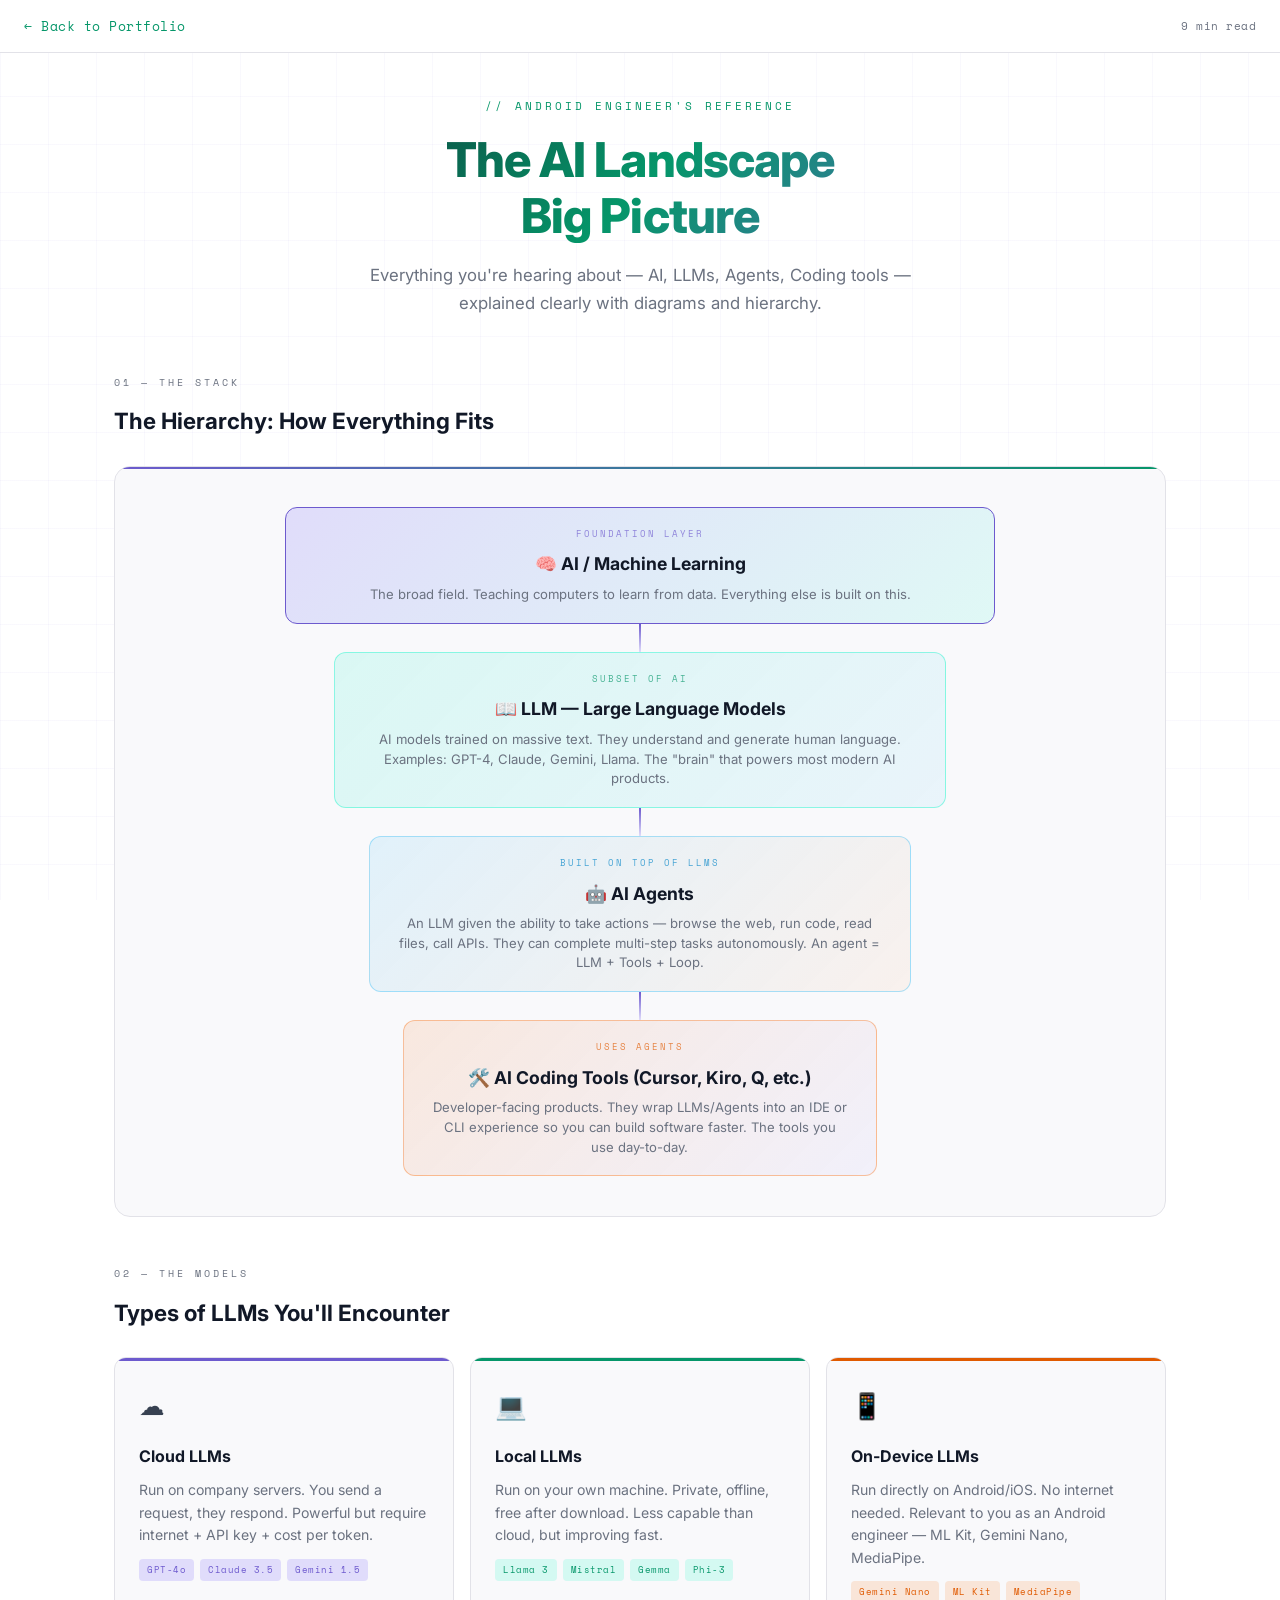
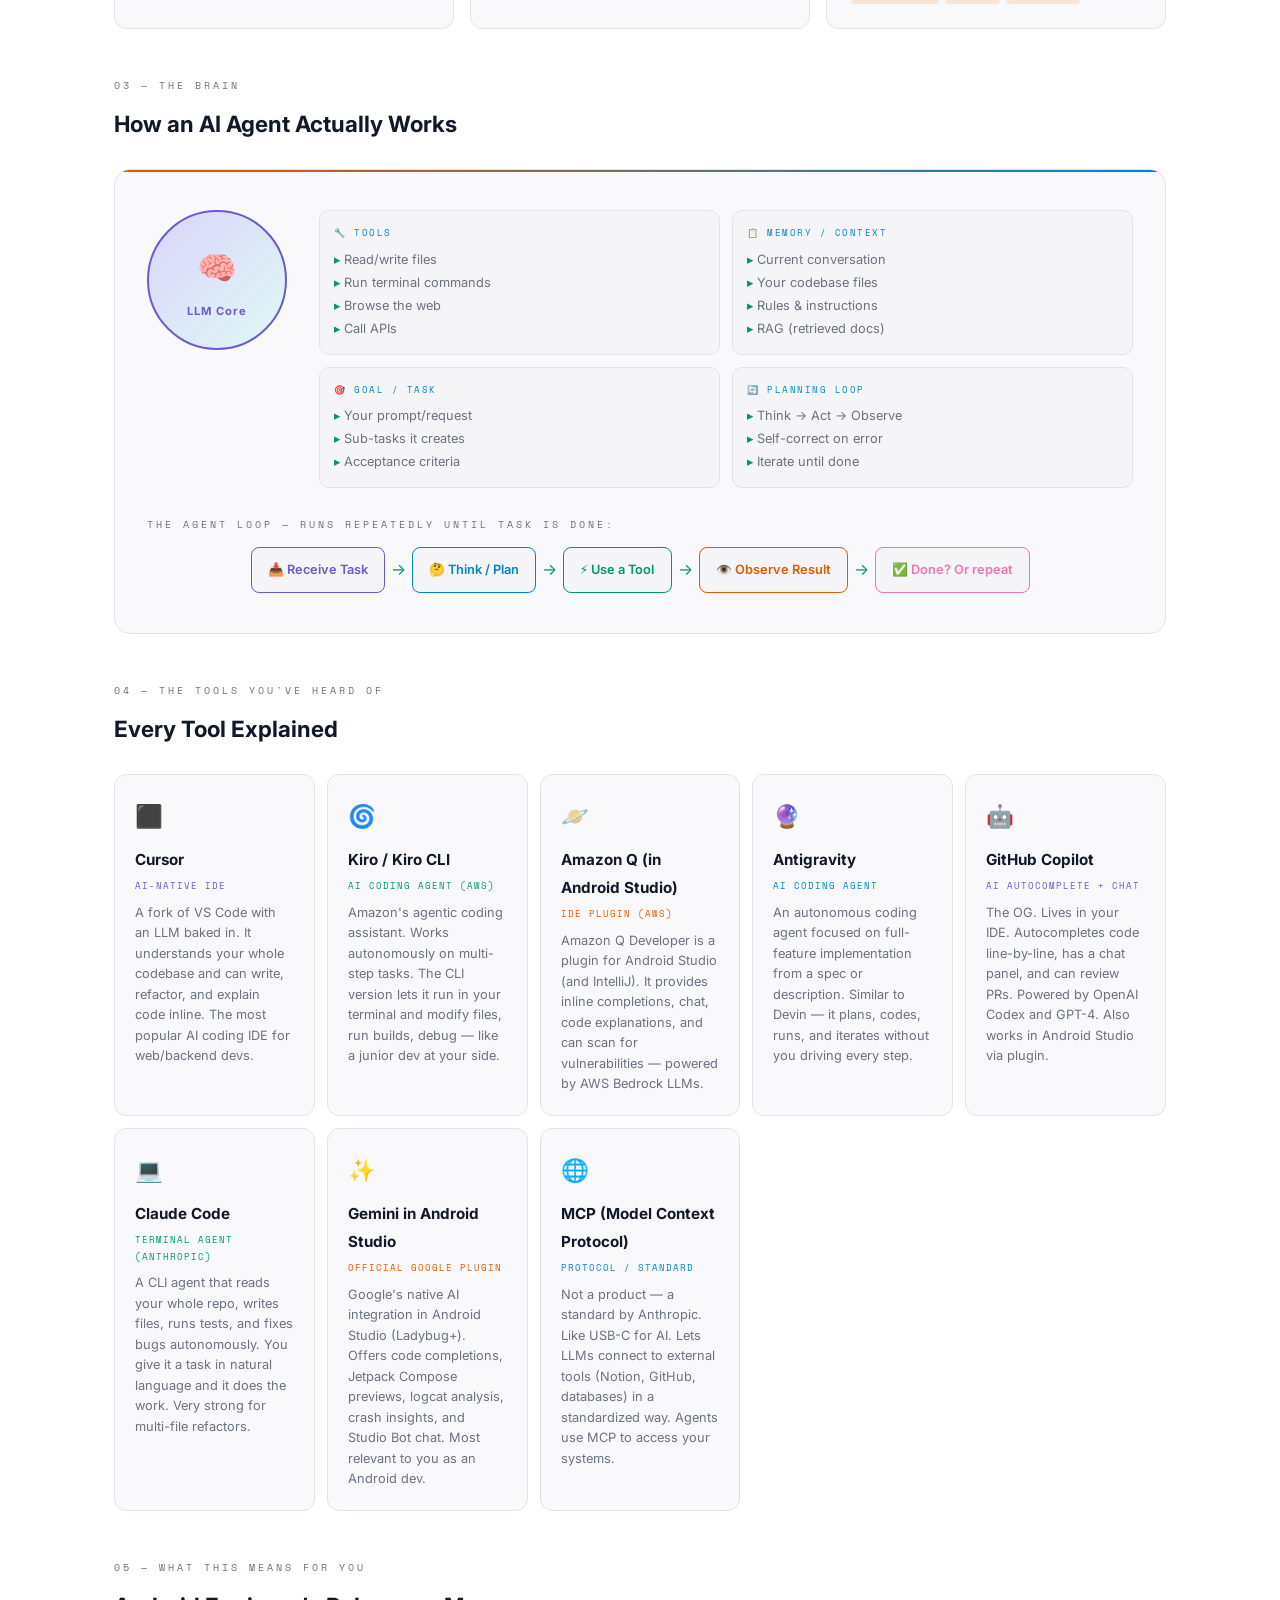
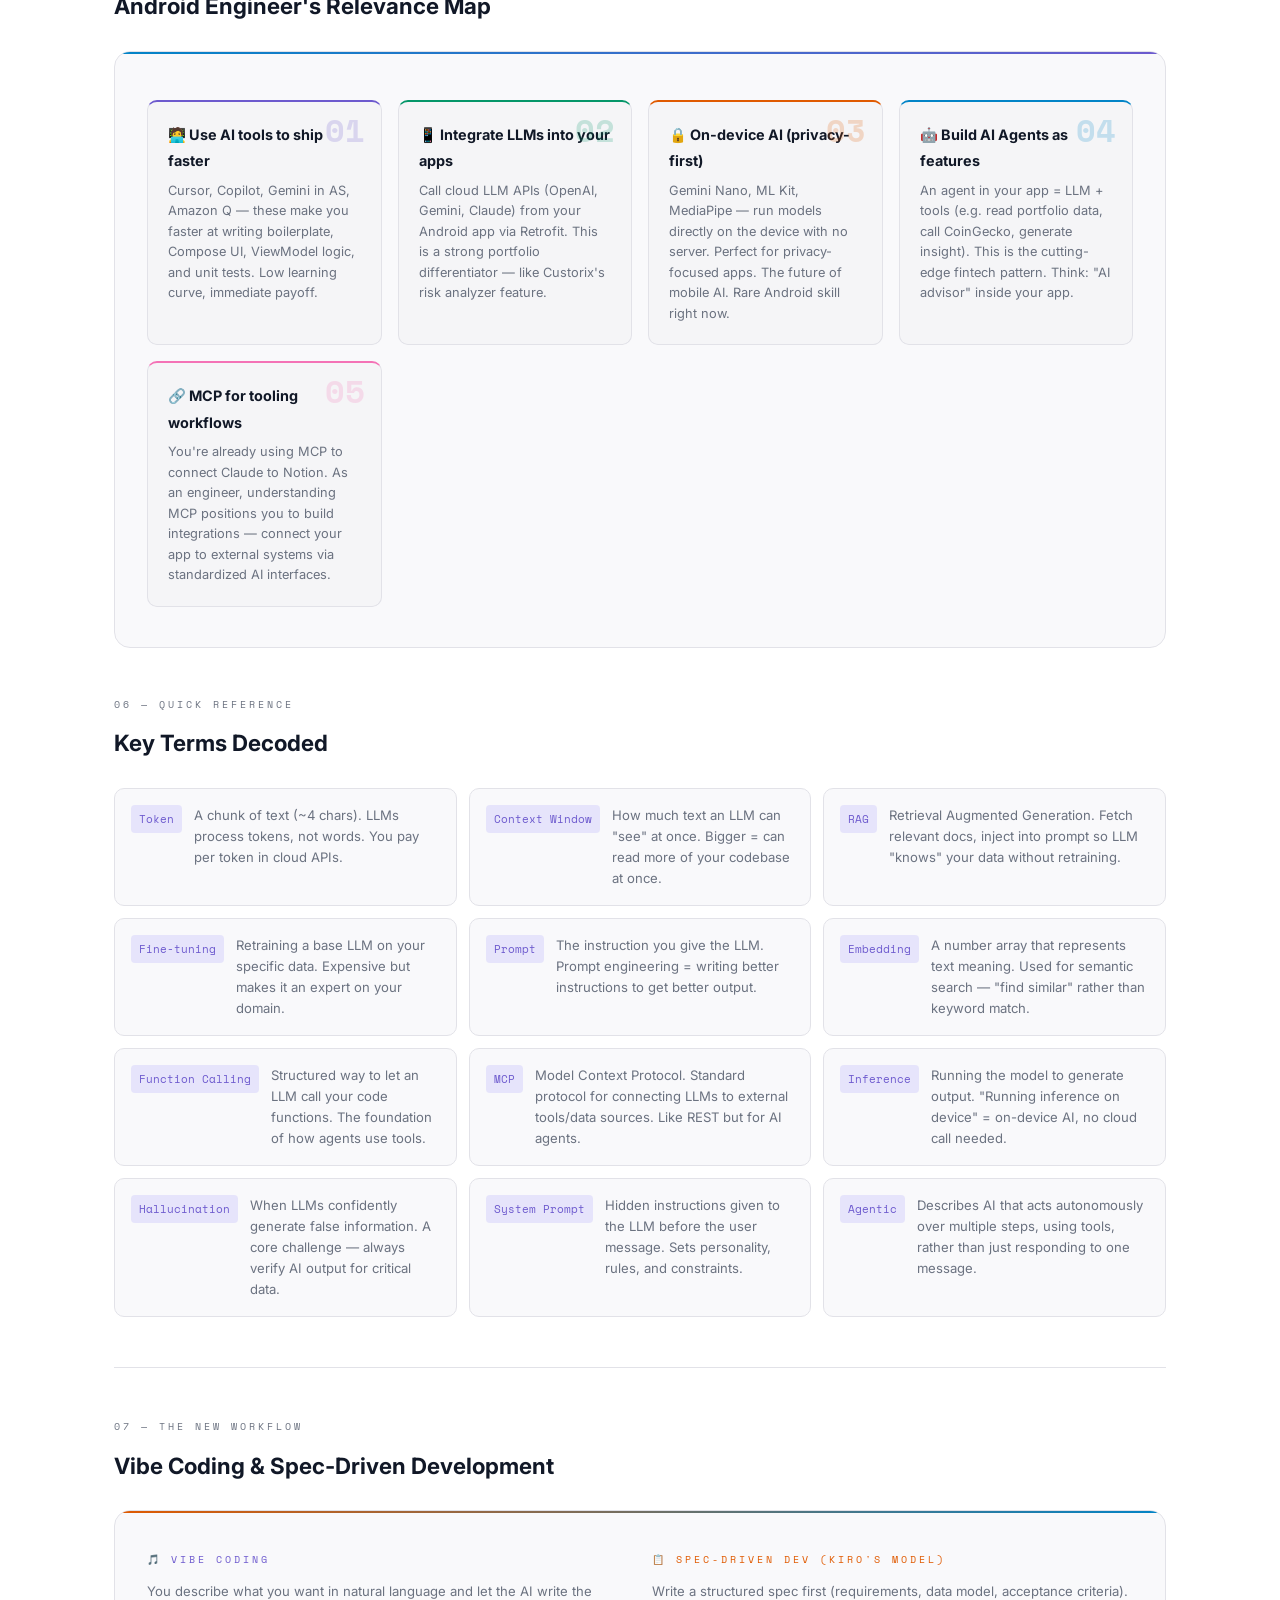
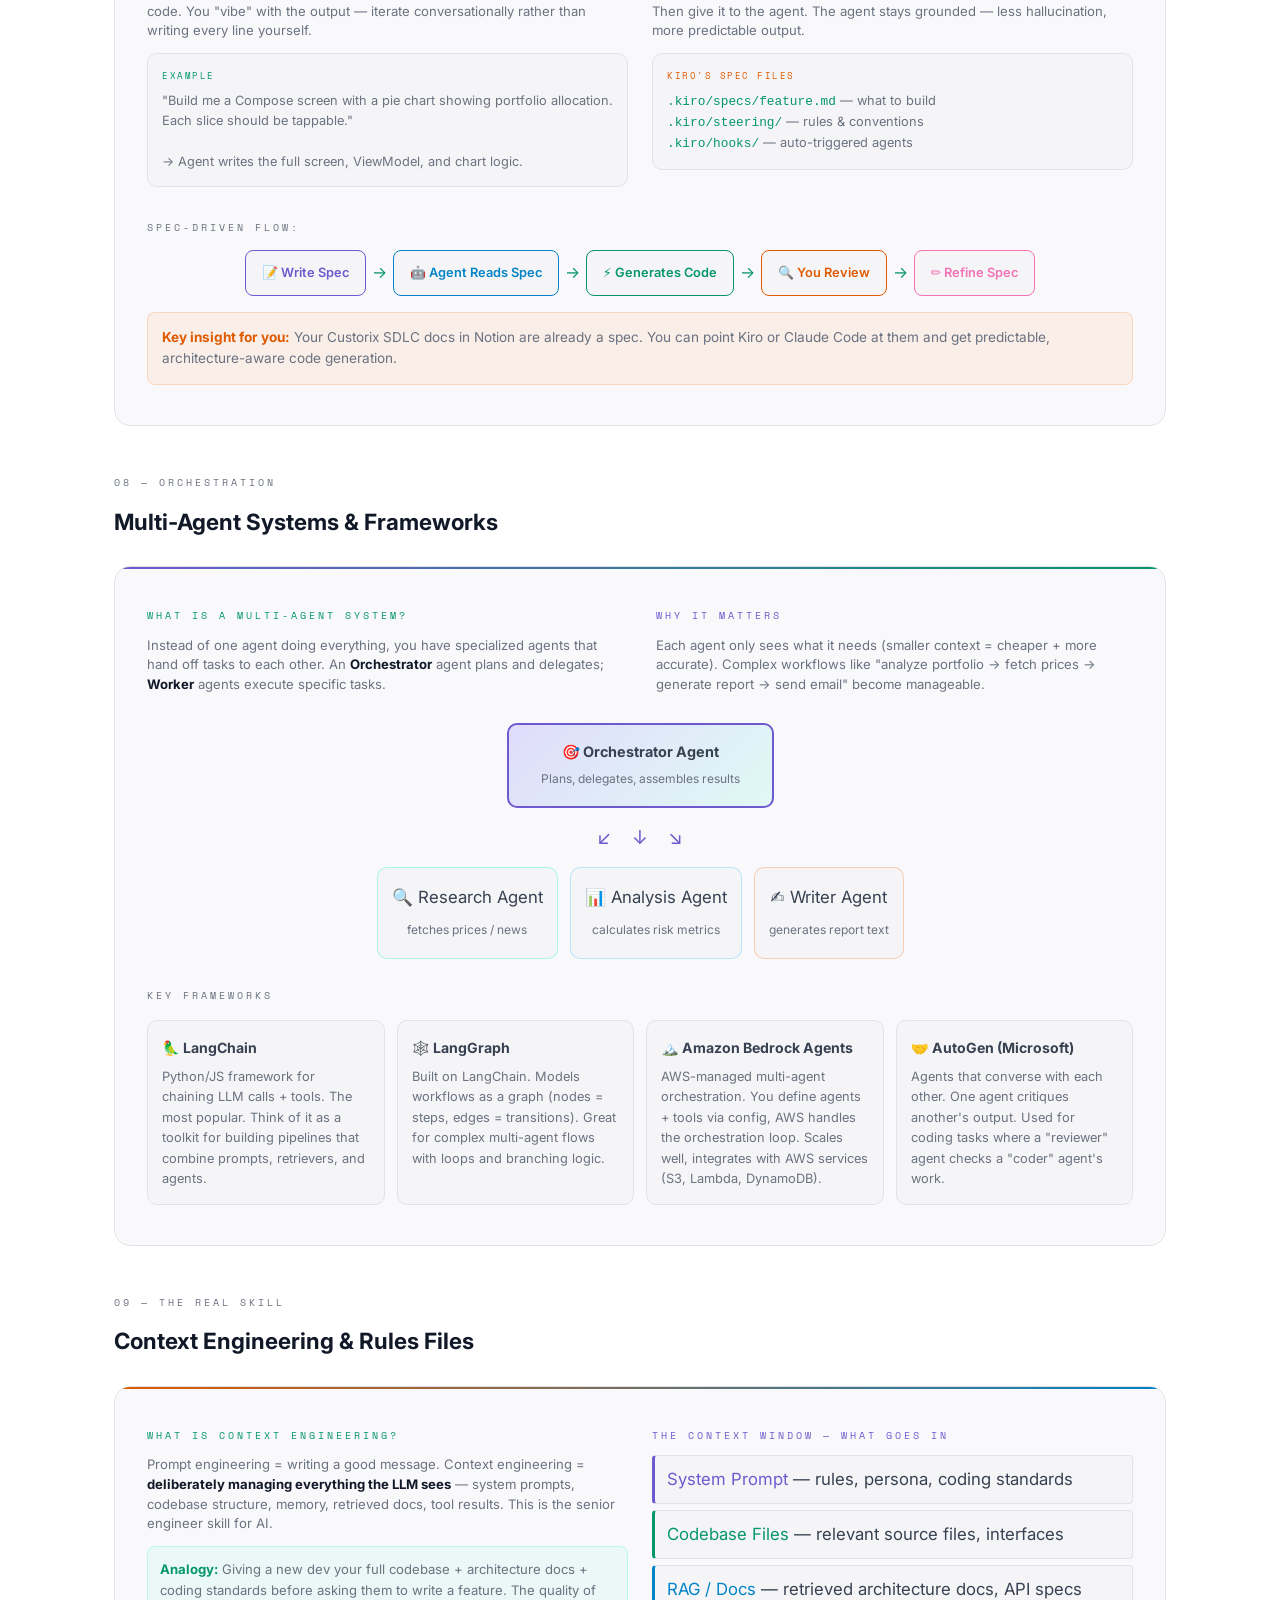
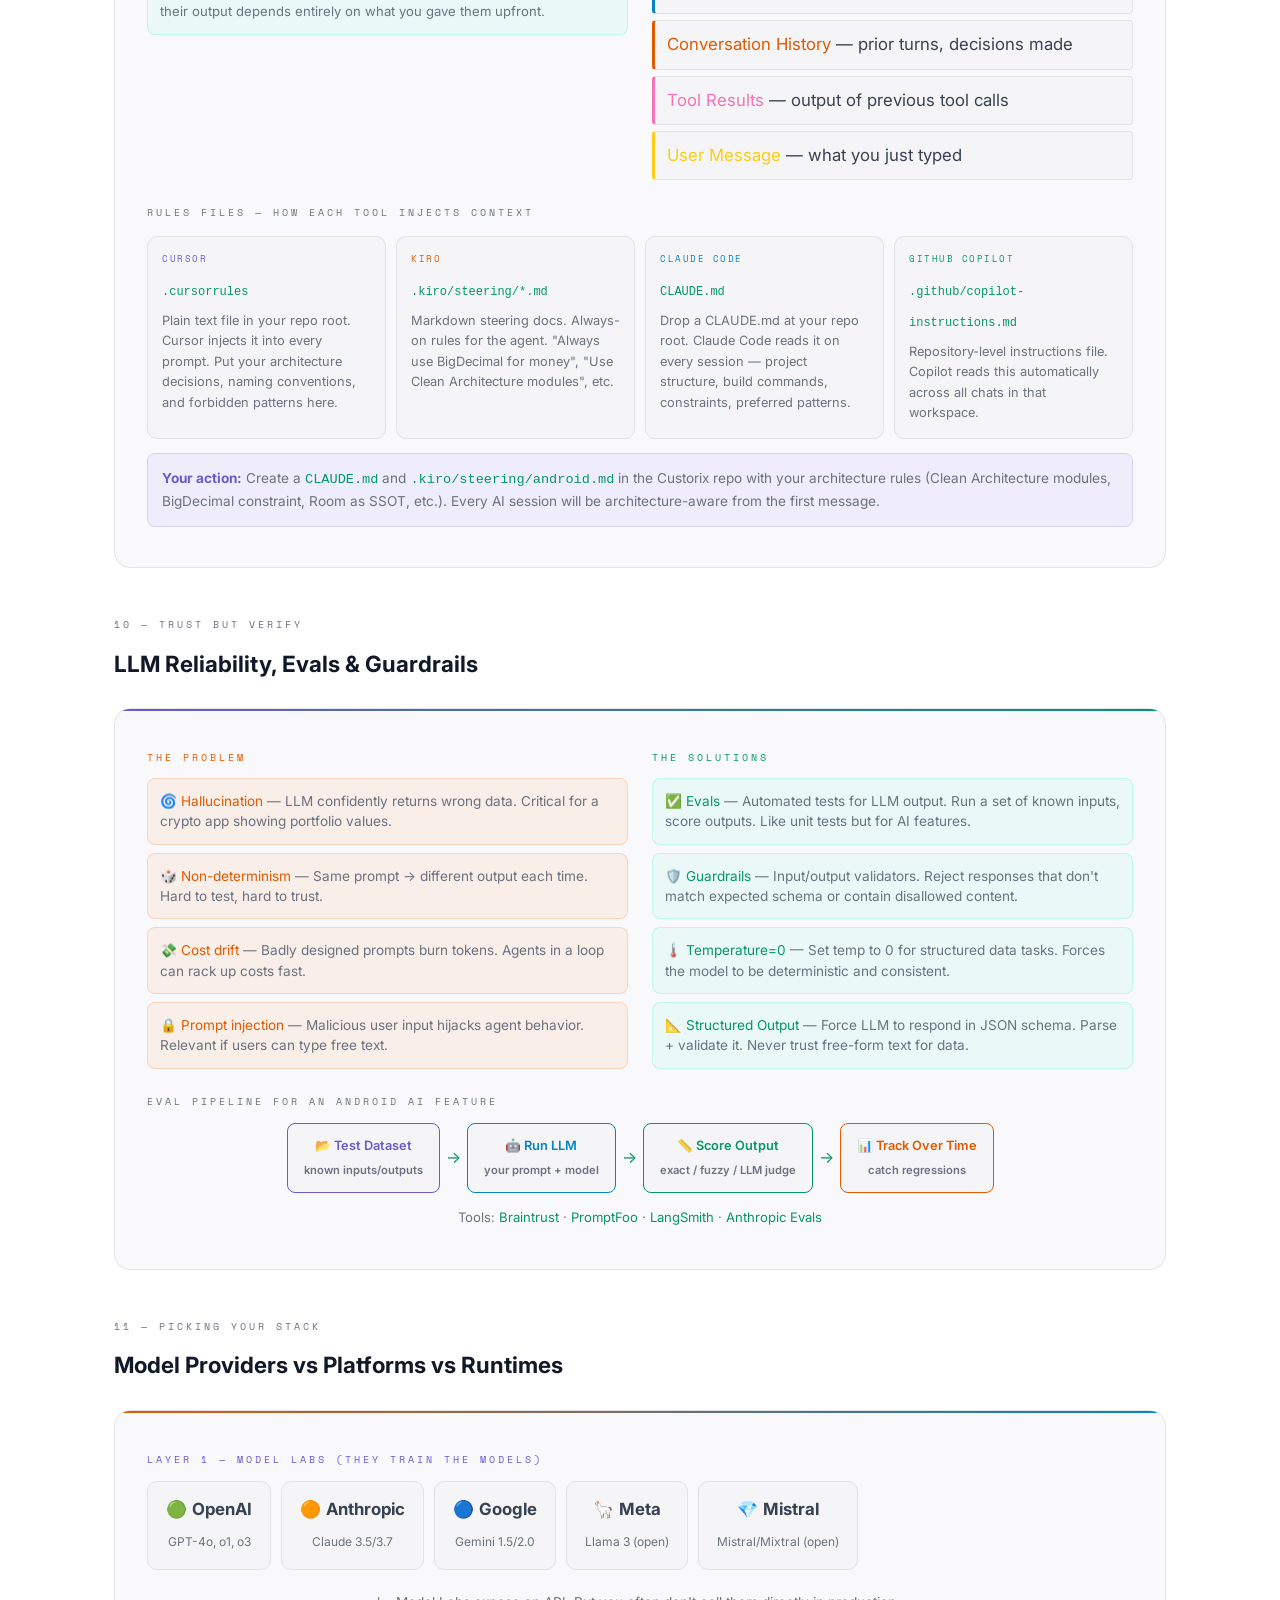
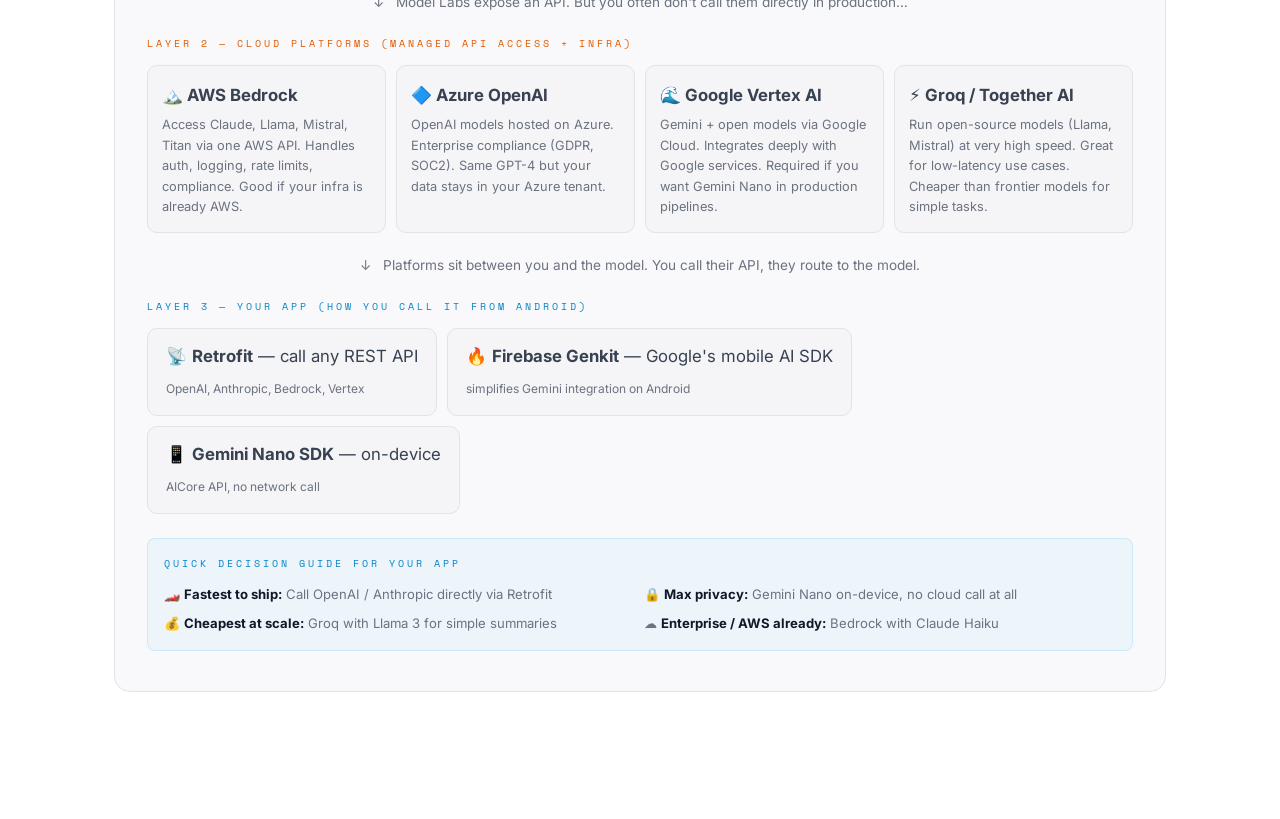
<file: blog/ai-landscape-guide.html>
<!DOCTYPE html>
<html lang="en">
<head>
<!-- Google tag (gtag.js) -->
<script async src="https://www.googletagmanager.com/gtag/js?id=G-PMTDQ32DWB"></script>
<script>
  window.dataLayer = window.dataLayer || [];
  function gtag(){dataLayer.push(arguments);}
  gtag('js', new Date());
  gtag('config', 'G-PMTDQ32DWB');
</script>
<meta charset="UTF-8">
<meta name="viewport" content="width=device-width, initial-scale=1.0">
<title>AI Landscape — Engineer's Big Picture</title>
<meta name="description" content="Everything about AI, LLMs, Agents, and Coding tools — explained clearly with diagrams and hierarchy for Android engineers.">
<link rel="stylesheet" href="../assets/css/blog.css">
</head>
<body>
<div class="page wide">

  <!-- HEADER -->
  <header class="blog-header">
    <p class="eyebrow">// Android Engineer's Reference</p>
    <h1>The AI Landscape<br>Big Picture</h1>
    <p class="subtitle">Everything you're hearing about — AI, LLMs, Agents, Coding tools — explained clearly with diagrams and hierarchy.</p>
  </header>

  <!-- SECTION 1: HIERARCHY -->
  <p class="section-label">01 — The Stack</p>
  <p class="section-title">The Hierarchy: How Everything Fits</p>

  <div class="diagram-container">
    <div class="hierarchy">

      <div class="h-box level-1">
        <div class="h-tag" style="color:var(--accent2)">Foundation Layer</div>
        <div class="h-title">🧠 AI / Machine Learning</div>
        <div class="h-desc">The broad field. Teaching computers to learn from data. Everything else is built on this.</div>
      </div>

      <div class="h-connector"></div>

      <div class="h-box level-2">
        <div class="h-tag" style="color:var(--accent1)">Subset of AI</div>
        <div class="h-title">📖 LLM — Large Language Models</div>
        <div class="h-desc">AI models trained on massive text. They understand and generate human language. Examples: GPT-4, Claude, Gemini, Llama. The "brain" that powers most modern AI products.</div>
      </div>

      <div class="h-connector"></div>

      <div class="h-box level-3">
        <div class="h-tag" style="color:var(--accent4)">Built on top of LLMs</div>
        <div class="h-title">🤖 AI Agents</div>
        <div class="h-desc">An LLM given the ability to take actions — browse the web, run code, read files, call APIs. They can complete multi-step tasks autonomously. An agent = LLM + Tools + Loop.</div>
      </div>

      <div class="h-connector"></div>

      <div class="h-box level-4">
        <div class="h-tag" style="color:var(--accent3)">Uses Agents</div>
        <div class="h-title">🛠️ AI Coding Tools (Cursor, Kiro, Q, etc.)</div>
        <div class="h-desc">Developer-facing products. They wrap LLMs/Agents into an IDE or CLI experience so you can build software faster. The tools you use day-to-day.</div>
      </div>

    </div>
  </div>

  <!-- SECTION 2: LLM TYPES -->
  <p class="section-label">02 — The Models</p>
  <p class="section-title">Types of LLMs You'll Encounter</p>

  <div class="cards-grid">
    <div class="card cloud">
      <span class="card-icon">☁️</span>
      <div class="card-title">Cloud LLMs</div>
      <div class="card-desc">Run on company servers. You send a request, they respond. Powerful but require internet + API key + cost per token.</div>
      <div class="badge-row">
        <span class="badge badge-purple">GPT-4o</span>
        <span class="badge badge-purple">Claude 3.5</span>
        <span class="badge badge-purple">Gemini 1.5</span>
      </div>
    </div>

    <div class="card local">
      <span class="card-icon">💻</span>
      <div class="card-title">Local LLMs</div>
      <div class="card-desc">Run on your own machine. Private, offline, free after download. Less capable than cloud, but improving fast.</div>
      <div class="badge-row">
        <span class="badge badge-green">Llama 3</span>
        <span class="badge badge-green">Mistral</span>
        <span class="badge badge-green">Gemma</span>
        <span class="badge badge-green">Phi-3</span>
      </div>
    </div>

    <div class="card ondevice">
      <span class="card-icon">📱</span>
      <div class="card-title">On-Device LLMs</div>
      <div class="card-desc">Run directly on Android/iOS. No internet needed. Relevant to you as an Android engineer — ML Kit, Gemini Nano, MediaPipe.</div>
      <div class="badge-row">
        <span class="badge badge-orange">Gemini Nano</span>
        <span class="badge badge-orange">ML Kit</span>
        <span class="badge badge-orange">MediaPipe</span>
      </div>
    </div>
  </div>

  <!-- SECTION 3: AGENT ANATOMY -->
  <p class="section-label">03 — The Brain</p>
  <p class="section-title">How an AI Agent Actually Works</p>

  <div class="diagram-container alt">
    <div style="display:flex; gap:32px; align-items:flex-start; flex-wrap:wrap;">
      <div class="agent-brain">
        <span class="agent-brain-icon">🧠</span>
        <div class="agent-brain-label">LLM Core</div>
      </div>

      <div class="agent-spokes">
        <div class="agent-spoke">
          <div class="spoke-title">🔧 Tools</div>
          <ul class="spoke-items">
            <li>Read/write files</li>
            <li>Run terminal commands</li>
            <li>Browse the web</li>
            <li>Call APIs</li>
          </ul>
        </div>
        <div class="agent-spoke">
          <div class="spoke-title">📋 Memory / Context</div>
          <ul class="spoke-items">
            <li>Current conversation</li>
            <li>Your codebase files</li>
            <li>Rules & instructions</li>
            <li>RAG (retrieved docs)</li>
          </ul>
        </div>
        <div class="agent-spoke">
          <div class="spoke-title">🎯 Goal / Task</div>
          <ul class="spoke-items">
            <li>Your prompt/request</li>
            <li>Sub-tasks it creates</li>
            <li>Acceptance criteria</li>
          </ul>
        </div>
        <div class="agent-spoke">
          <div class="spoke-title">🔄 Planning Loop</div>
          <ul class="spoke-items">
            <li>Think → Act → Observe</li>
            <li>Self-correct on error</li>
            <li>Iterate until done</li>
          </ul>
        </div>
      </div>
    </div>

    <div style="margin-top:28px;">
      <div class="section-label" style="margin-bottom:12px;">The Agent Loop — runs repeatedly until task is done:</div>
      <div class="loop-diagram">
        <div class="loop-step" style="border-color:var(--accent2); color:var(--accent2)">📥 Receive Task</div>
        <div class="loop-arrow">→</div>
        <div class="loop-step" style="border-color:var(--accent4); color:var(--accent4)">🤔 Think / Plan</div>
        <div class="loop-arrow">→</div>
        <div class="loop-step" style="border-color:var(--accent1); color:var(--accent1)">⚡ Use a Tool</div>
        <div class="loop-arrow">→</div>
        <div class="loop-step" style="border-color:var(--accent3); color:var(--accent3)">👁️ Observe Result</div>
        <div class="loop-arrow">→</div>
        <div class="loop-step" style="border-color:#f472b6; color:#f472b6">✅ Done? Or repeat</div>
      </div>
    </div>
  </div>

  <!-- SECTION 4: YOUR TOOLS EXPLAINED -->
  <div class="tools-section" style="margin-bottom:48px;">
    <p class="section-label">04 — The Tools You've Heard Of</p>
    <p class="section-title">Every Tool Explained</p>

    <div class="tools-grid">
      <div class="tool-card ide">
        <span class="tool-logo">⬛</span>
        <div class="tool-name">Cursor</div>
        <div class="tool-category ide">AI-Native IDE</div>
        <div class="tool-desc">A fork of VS Code with an LLM baked in. It understands your whole codebase and can write, refactor, and explain code inline. The most popular AI coding IDE for web/backend devs.</div>
      </div>

      <div class="tool-card agent">
        <span class="tool-logo">🌀</span>
        <div class="tool-name">Kiro / Kiro CLI</div>
        <div class="tool-category agent">AI Coding Agent (AWS)</div>
        <div class="tool-desc">Amazon's agentic coding assistant. Works autonomously on multi-step tasks. The CLI version lets it run in your terminal and modify files, run builds, debug — like a junior dev at your side.</div>
      </div>

      <div class="tool-card llm">
        <span class="tool-logo">🪐</span>
        <div class="tool-name">Amazon Q (in Android Studio)</div>
        <div class="tool-category llm-label">IDE Plugin (AWS)</div>
        <div class="tool-desc">Amazon Q Developer is a plugin for Android Studio (and IntelliJ). It provides inline completions, chat, code explanations, and can scan for vulnerabilities — powered by AWS Bedrock LLMs.</div>
      </div>

      <div class="tool-card mobile">
        <span class="tool-logo">🔮</span>
        <div class="tool-name">Antigravity</div>
        <div class="tool-category mobile">AI Coding Agent</div>
        <div class="tool-desc">An autonomous coding agent focused on full-feature implementation from a spec or description. Similar to Devin — it plans, codes, runs, and iterates without you driving every step.</div>
      </div>

      <div class="tool-card ide">
        <span class="tool-logo">🤖</span>
        <div class="tool-name">GitHub Copilot</div>
        <div class="tool-category ide">AI Autocomplete + Chat</div>
        <div class="tool-desc">The OG. Lives in your IDE. Autocompletes code line-by-line, has a chat panel, and can review PRs. Powered by OpenAI Codex and GPT-4. Also works in Android Studio via plugin.</div>
      </div>

      <div class="tool-card agent">
        <span class="tool-logo">💻</span>
        <div class="tool-name">Claude Code</div>
        <div class="tool-category agent">Terminal Agent (Anthropic)</div>
        <div class="tool-desc">A CLI agent that reads your whole repo, writes files, runs tests, and fixes bugs autonomously. You give it a task in natural language and it does the work. Very strong for multi-file refactors.</div>
      </div>

      <div class="tool-card llm">
        <span class="tool-logo">✨</span>
        <div class="tool-name">Gemini in Android Studio</div>
        <div class="tool-category llm-label">Official Google Plugin</div>
        <div class="tool-desc">Google's native AI integration in Android Studio (Ladybug+). Offers code completions, Jetpack Compose previews, logcat analysis, crash insights, and Studio Bot chat. Most relevant to you as an Android dev.</div>
      </div>

      <div class="tool-card mobile">
        <span class="tool-logo">🌐</span>
        <div class="tool-name">MCP (Model Context Protocol)</div>
        <div class="tool-category mobile">Protocol / Standard</div>
        <div class="tool-desc">Not a product — a standard by Anthropic. Like USB-C for AI. Lets LLMs connect to external tools (Notion, GitHub, databases) in a standardized way. Agents use MCP to access your systems.</div>
      </div>
    </div>
  </div>

  <!-- SECTION 5: RELEVANCE TO YOU -->
  <p class="section-label">05 — What This Means for You</p>
  <p class="section-title">Android Engineer's Relevance Map</p>

  <div class="diagram-container blue" style="margin-bottom:48px;">
    <div class="relevance-grid">
      <div class="rel-item r1">
        <div class="rel-number">01</div>
        <div class="rel-title">🧑‍💻 Use AI tools to ship faster</div>
        <div class="rel-desc">Cursor, Copilot, Gemini in AS, Amazon Q — these make you faster at writing boilerplate, Compose UI, ViewModel logic, and unit tests. Low learning curve, immediate payoff.</div>
      </div>

      <div class="rel-item r2">
        <div class="rel-title">📱 Integrate LLMs into your apps</div>
        <div class="rel-number">02</div>
        <div class="rel-desc">Call cloud LLM APIs (OpenAI, Gemini, Claude) from your Android app via Retrofit. This is a strong portfolio differentiator — like Custorix's risk analyzer feature.</div>
      </div>

      <div class="rel-item r3">
        <div class="rel-title">🔒 On-device AI (privacy-first)</div>
        <div class="rel-number">03</div>
        <div class="rel-desc">Gemini Nano, ML Kit, MediaPipe — run models directly on the device with no server. Perfect for privacy-focused apps. The future of mobile AI. Rare Android skill right now.</div>
      </div>

      <div class="rel-item r4">
        <div class="rel-title">🤖 Build AI Agents as features</div>
        <div class="rel-number">04</div>
        <div class="rel-desc">An agent in your app = LLM + tools (e.g. read portfolio data, call CoinGecko, generate insight). This is the cutting-edge fintech pattern. Think: "AI advisor" inside your app.</div>
      </div>

      <div class="rel-item r5">
        <div class="rel-title">🔗 MCP for tooling workflows</div>
        <div class="rel-number">05</div>
        <div class="rel-desc">You're already using MCP to connect Claude to Notion. As an engineer, understanding MCP positions you to build integrations — connect your app to external systems via standardized AI interfaces.</div>
      </div>
    </div>
  </div>

  <!-- GLOSSARY -->
  <p class="section-label">06 — Quick Reference</p>
  <p class="section-title">Key Terms Decoded</p>

  <div class="glossary">
    <div class="term">
      <span class="term-key">Token</span>
      <span class="term-val">A chunk of text (~4 chars). LLMs process tokens, not words. You pay per token in cloud APIs.</span>
    </div>
    <div class="term">
      <span class="term-key">Context Window</span>
      <span class="term-val">How much text an LLM can "see" at once. Bigger = can read more of your codebase at once.</span>
    </div>
    <div class="term">
      <span class="term-key">RAG</span>
      <span class="term-val">Retrieval Augmented Generation. Fetch relevant docs, inject into prompt so LLM "knows" your data without retraining.</span>
    </div>
    <div class="term">
      <span class="term-key">Fine-tuning</span>
      <span class="term-val">Retraining a base LLM on your specific data. Expensive but makes it an expert on your domain.</span>
    </div>
    <div class="term">
      <span class="term-key">Prompt</span>
      <span class="term-val">The instruction you give the LLM. Prompt engineering = writing better instructions to get better output.</span>
    </div>
    <div class="term">
      <span class="term-key">Embedding</span>
      <span class="term-val">A number array that represents text meaning. Used for semantic search — "find similar" rather than keyword match.</span>
    </div>
    <div class="term">
      <span class="term-key">Function Calling</span>
      <span class="term-val">Structured way to let an LLM call your code functions. The foundation of how agents use tools.</span>
    </div>
    <div class="term">
      <span class="term-key">MCP</span>
      <span class="term-val">Model Context Protocol. Standard protocol for connecting LLMs to external tools/data sources. Like REST but for AI agents.</span>
    </div>
    <div class="term">
      <span class="term-key">Inference</span>
      <span class="term-val">Running the model to generate output. "Running inference on device" = on-device AI, no cloud call needed.</span>
    </div>
    <div class="term">
      <span class="term-key">Hallucination</span>
      <span class="term-val">When LLMs confidently generate false information. A core challenge — always verify AI output for critical data.</span>
    </div>
    <div class="term">
      <span class="term-key">System Prompt</span>
      <span class="term-val">Hidden instructions given to the LLM before the user message. Sets personality, rules, and constraints.</span>
    </div>
    <div class="term">
      <span class="term-key">Agentic</span>
      <span class="term-val">Describes AI that acts autonomously over multiple steps, using tools, rather than just responding to one message.</span>
    </div>
  </div>

  <hr class="divider">

  <!-- SECTION 7: VIBE CODING & SPEC-DRIVEN DEV -->
  <p class="section-label">07 — The New Workflow</p>
  <p class="section-title">Vibe Coding & Spec-Driven Development</p>

  <div class="diagram-container alt" style="margin-bottom:48px;">
    <div style="display:grid; grid-template-columns:1fr 1fr; gap:24px; margin-bottom:32px;">
      <div>
        <div class="section-label" style="color:var(--accent2); margin-bottom:12px;">🎵 Vibe Coding</div>
        <div class="h-desc" style="margin-bottom:12px;">You describe what you want in natural language and let the AI write the code. You "vibe" with the output — iterate conversationally rather than writing every line yourself.</div>
        <div class="agent-spoke">
          <div class="spoke-title" style="color:var(--accent1)">Example</div>
          <div class="tool-desc">"Build me a Compose screen with a pie chart showing portfolio allocation. Each slice should be tappable."<br><br>→ Agent writes the full screen, ViewModel, and chart logic.</div>
        </div>
      </div>
      <div>
        <div class="section-label" style="color:var(--accent3); margin-bottom:12px;">📋 Spec-Driven Dev (Kiro's Model)</div>
        <div class="h-desc" style="margin-bottom:12px;">Write a structured spec first (requirements, data model, acceptance criteria). Then give it to the agent. The agent stays grounded — less hallucination, more predictable output.</div>
        <div class="agent-spoke">
          <div class="spoke-title" style="color:var(--accent3)">Kiro's Spec Files</div>
          <div class="tool-desc"><code style="color:var(--accent1)">.kiro/specs/feature.md</code> — what to build<br><code style="color:var(--accent1)">.kiro/steering/</code> — rules & conventions<br><code style="color:var(--accent1)">.kiro/hooks/</code> — auto-triggered agents</div>
        </div>
      </div>
    </div>
    <div>
      <div class="section-label" style="margin-bottom:12px;">Spec-Driven Flow:</div>
      <div class="loop-diagram">
        <div class="loop-step" style="border-color:var(--accent2);color:var(--accent2)">📝 Write Spec</div>
        <div class="loop-arrow">→</div>
        <div class="loop-step" style="border-color:var(--accent4);color:var(--accent4)">🤖 Agent Reads Spec</div>
        <div class="loop-arrow">→</div>
        <div class="loop-step" style="border-color:var(--accent1);color:var(--accent1)">⚡ Generates Code</div>
        <div class="loop-arrow">→</div>
        <div class="loop-step" style="border-color:var(--accent3);color:var(--accent3)">🔍 You Review</div>
        <div class="loop-arrow">→</div>
        <div class="loop-step" style="border-color:#f472b6;color:#f472b6">✏️ Refine Spec</div>
      </div>
    </div>
    <div style="margin-top:16px; background:rgba(249,115,22,0.08); border:1px solid rgba(249,115,22,0.2); border-radius:8px; padding:14px; font-size:0.85rem; color:var(--muted); line-height:1.6;">
      <span style="color:var(--accent3); font-weight:700;">Key insight for you:</span> Your Custorix SDLC docs in Notion are already a spec. You can point Kiro or Claude Code at them and get predictable, architecture-aware code generation.
    </div>
  </div>

  <!-- SECTION 8: MULTI-AGENT SYSTEMS -->
  <p class="section-label">08 — Orchestration</p>
  <p class="section-title">Multi-Agent Systems & Frameworks</p>

  <div class="diagram-container" style="margin-bottom:48px;">
    <div style="display:grid; grid-template-columns:1fr 1fr; gap:32px; margin-bottom:28px;">
      <div>
        <div class="section-label" style="color:var(--accent1); margin-bottom:10px;">What is a Multi-Agent System?</div>
        <div class="h-desc">Instead of one agent doing everything, you have specialized agents that hand off tasks to each other. An <strong style="color:var(--text-strong)">Orchestrator</strong> agent plans and delegates; <strong style="color:var(--text-strong)">Worker</strong> agents execute specific tasks.</div>
      </div>
      <div>
        <div class="section-label" style="color:var(--accent2); margin-bottom:10px;">Why It Matters</div>
        <div class="h-desc">Each agent only sees what it needs (smaller context = cheaper + more accurate). Complex workflows like "analyze portfolio → fetch prices → generate report → send email" become manageable.</div>
      </div>
    </div>

    <!-- Multi-agent diagram -->
    <div style="display:flex; flex-direction:column; align-items:center; gap:12px; margin-bottom:28px;">
      <div style="background:linear-gradient(135deg,rgba(124,106,247,0.2),rgba(0,245,196,0.1)); border:2px solid var(--accent2); border-radius:10px; padding:14px 32px; font-weight:700; font-size:0.9rem; text-align:center;">🎯 Orchestrator Agent<br><span style="font-size:0.75rem; font-weight:400; color:var(--muted);">Plans, delegates, assembles results</span></div>
      <div style="color:var(--accent2); font-size:1.2rem;">↙ &nbsp;&nbsp;&nbsp;↓ &nbsp;&nbsp;&nbsp;↘</div>
      <div style="display:flex; gap:12px; flex-wrap:wrap; justify-content:center;">
        <div class="agent-spoke" style="text-align:center; border-color:rgba(0,245,196,0.3);">🔍 Research Agent<br><span style="color:var(--muted); font-size:0.75rem;">fetches prices / news</span></div>
        <div class="agent-spoke" style="text-align:center; border-color:rgba(56,189,248,0.3);">📊 Analysis Agent<br><span style="color:var(--muted); font-size:0.75rem;">calculates risk metrics</span></div>
        <div class="agent-spoke" style="text-align:center; border-color:rgba(249,115,22,0.3);">✍️ Writer Agent<br><span style="color:var(--muted); font-size:0.75rem;">generates report text</span></div>
      </div>
    </div>

    <!-- Frameworks -->
    <div class="section-label" style="margin-bottom:14px;">Key Frameworks</div>
    <div style="display:grid; grid-template-columns:repeat(auto-fit, minmax(200px,1fr)); gap:12px;">
      <div class="agent-spoke">
        <div style="font-weight:700; margin-bottom:6px; font-size:0.88rem;">🦜 LangChain</div>
        <div class="tool-desc">Python/JS framework for chaining LLM calls + tools. The most popular. Think of it as a toolkit for building pipelines that combine prompts, retrievers, and agents.</div>
      </div>
      <div class="agent-spoke">
        <div style="font-weight:700; margin-bottom:6px; font-size:0.88rem;">🕸️ LangGraph</div>
        <div class="tool-desc">Built on LangChain. Models workflows as a graph (nodes = steps, edges = transitions). Great for complex multi-agent flows with loops and branching logic.</div>
      </div>
      <div class="agent-spoke">
        <div style="font-weight:700; margin-bottom:6px; font-size:0.88rem;">🏔️ Amazon Bedrock Agents</div>
        <div class="tool-desc">AWS-managed multi-agent orchestration. You define agents + tools via config, AWS handles the orchestration loop. Scales well, integrates with AWS services (S3, Lambda, DynamoDB).</div>
      </div>
      <div class="agent-spoke">
        <div style="font-weight:700; margin-bottom:6px; font-size:0.88rem;">🤝 AutoGen (Microsoft)</div>
        <div class="tool-desc">Agents that converse with each other. One agent critiques another's output. Used for coding tasks where a "reviewer" agent checks a "coder" agent's work.</div>
      </div>
    </div>
  </div>

  <!-- SECTION 9: CONTEXT ENGINEERING -->
  <p class="section-label">09 — The Real Skill</p>
  <p class="section-title">Context Engineering & Rules Files</p>

  <div class="diagram-container alt" style="margin-bottom:48px;">
    <div style="display:grid; grid-template-columns:1fr 1fr; gap:24px; margin-bottom:24px;">
      <div>
        <div class="section-label" style="color:var(--accent1); margin-bottom:10px;">What is Context Engineering?</div>
        <div class="h-desc" style="margin-bottom:12px;">Prompt engineering = writing a good message. Context engineering = <strong style="color:var(--text-strong)">deliberately managing everything the LLM sees</strong> — system prompts, codebase structure, memory, retrieved docs, tool results. This is the senior engineer skill for AI.</div>
        <div style="background:rgba(0,245,196,0.06); border:1px solid rgba(0,245,196,0.2); border-radius:8px; padding:12px; font-size:0.82rem; color:var(--muted); line-height:1.6;">
          <span style="color:var(--accent1); font-weight:700;">Analogy:</span> Giving a new dev your full codebase + architecture docs + coding standards before asking them to write a feature. The quality of their output depends entirely on what you gave them upfront.
        </div>
      </div>
      <div>
        <div class="section-label" style="color:var(--accent2); margin-bottom:10px;">The Context Window — What Goes In</div>
        <div style="display:flex; flex-direction:column; gap:6px;">
          <div class="agent-spoke" style="border-left:3px solid var(--accent2); border-radius:4px; padding:8px 12px;"><span style="color:var(--accent2)">System Prompt</span> — rules, persona, coding standards</div>
          <div class="agent-spoke" style="border-left:3px solid var(--accent1); border-radius:4px; padding:8px 12px;"><span style="color:var(--accent1)">Codebase Files</span> — relevant source files, interfaces</div>
          <div class="agent-spoke" style="border-left:3px solid var(--accent4); border-radius:4px; padding:8px 12px;"><span style="color:var(--accent4)">RAG / Docs</span> — retrieved architecture docs, API specs</div>
          <div class="agent-spoke" style="border-left:3px solid var(--accent3); border-radius:4px; padding:8px 12px;"><span style="color:var(--accent3)">Conversation History</span> — prior turns, decisions made</div>
          <div class="agent-spoke" style="border-left:3px solid #f472b6; border-radius:4px; padding:8px 12px;"><span style="color:#f472b6">Tool Results</span> — output of previous tool calls</div>
          <div class="agent-spoke" style="border-left:3px solid #facc15; border-radius:4px; padding:8px 12px;"><span style="color:#facc15">User Message</span> — what you just typed</div>
        </div>
      </div>
    </div>

    <div class="section-label" style="margin-bottom:14px;">Rules Files — How Each Tool Injects Context</div>
    <div style="display:grid; grid-template-columns:repeat(auto-fit, minmax(200px,1fr)); gap:10px;">
      <div class="agent-spoke">
        <div class="spoke-title" style="color:var(--accent2)">Cursor</div>
        <code style="font-size:0.75rem; color:var(--accent1);">.cursorrules</code>
        <div class="tool-desc" style="margin-top:6px;">Plain text file in your repo root. Cursor injects it into every prompt. Put your architecture decisions, naming conventions, and forbidden patterns here.</div>
      </div>
      <div class="agent-spoke">
        <div class="spoke-title" style="color:var(--accent3)">Kiro</div>
        <code style="font-size:0.75rem; color:var(--accent1);">.kiro/steering/*.md</code>
        <div class="tool-desc" style="margin-top:6px;">Markdown steering docs. Always-on rules for the agent. "Always use BigDecimal for money", "Use Clean Architecture modules", etc.</div>
      </div>
      <div class="agent-spoke">
        <div class="spoke-title" style="color:var(--accent4)">Claude Code</div>
        <code style="font-size:0.75rem; color:var(--accent1);">CLAUDE.md</code>
        <div class="tool-desc" style="margin-top:6px;">Drop a CLAUDE.md at your repo root. Claude Code reads it on every session — project structure, build commands, constraints, preferred patterns.</div>
      </div>
      <div class="agent-spoke">
        <div class="spoke-title" style="color:var(--accent1)">GitHub Copilot</div>
        <code style="font-size:0.75rem; color:var(--accent1)">.github/copilot-instructions.md</code>
        <div class="tool-desc" style="margin-top:6px;">Repository-level instructions file. Copilot reads this automatically across all chats in that workspace.</div>
      </div>
    </div>
    <div style="margin-top:14px; background:rgba(124,106,247,0.08); border:1px solid rgba(124,106,247,0.2); border-radius:8px; padding:14px; font-size:0.85rem; color:var(--muted); line-height:1.6;">
      <span style="color:var(--accent2); font-weight:700;">Your action:</span> Create a <code style="color:var(--accent1)">CLAUDE.md</code> and <code style="color:var(--accent1)">.kiro/steering/android.md</code> in the Custorix repo with your architecture rules (Clean Architecture modules, BigDecimal constraint, Room as SSOT, etc.). Every AI session will be architecture-aware from the first message.
    </div>
  </div>

  <!-- SECTION 10: LLM RELIABILITY & EVALS -->
  <p class="section-label">10 — Trust But Verify</p>
  <p class="section-title">LLM Reliability, Evals & Guardrails</p>

  <div class="diagram-container" style="margin-bottom:48px;">
    <div style="display:grid; grid-template-columns:1fr 1fr; gap:24px; margin-bottom:24px;">
      <div>
        <div class="section-label" style="color:var(--accent3); margin-bottom:10px;">The Problem</div>
        <div style="display:flex; flex-direction:column; gap:8px;">
          <div style="background:rgba(249,115,22,0.08); border:1px solid rgba(249,115,22,0.2); border-radius:8px; padding:12px; font-size:0.85rem; color:var(--muted); line-height:1.5;"><span style="color:var(--accent3);">🌀 Hallucination</span> — LLM confidently returns wrong data. Critical for a crypto app showing portfolio values.</div>
          <div style="background:rgba(249,115,22,0.08); border:1px solid rgba(249,115,22,0.2); border-radius:8px; padding:12px; font-size:0.85rem; color:var(--muted); line-height:1.5;"><span style="color:var(--accent3);">🎲 Non-determinism</span> — Same prompt → different output each time. Hard to test, hard to trust.</div>
          <div style="background:rgba(249,115,22,0.08); border:1px solid rgba(249,115,22,0.2); border-radius:8px; padding:12px; font-size:0.85rem; color:var(--muted); line-height:1.5;"><span style="color:var(--accent3);">💸 Cost drift</span> — Badly designed prompts burn tokens. Agents in a loop can rack up costs fast.</div>
          <div style="background:rgba(249,115,22,0.08); border:1px solid rgba(249,115,22,0.2); border-radius:8px; padding:12px; font-size:0.85rem; color:var(--muted); line-height:1.5;"><span style="color:var(--accent3);">🔒 Prompt injection</span> — Malicious user input hijacks agent behavior. Relevant if users can type free text.</div>
        </div>
      </div>
      <div>
        <div class="section-label" style="color:var(--accent1); margin-bottom:10px;">The Solutions</div>
        <div style="display:flex; flex-direction:column; gap:8px;">
          <div style="background:rgba(0,245,196,0.06); border:1px solid rgba(0,245,196,0.2); border-radius:8px; padding:12px; font-size:0.85rem; color:var(--muted); line-height:1.5;"><span style="color:var(--accent1);">✅ Evals</span> — Automated tests for LLM output. Run a set of known inputs, score outputs. Like unit tests but for AI features.</div>
          <div style="background:rgba(0,245,196,0.06); border:1px solid rgba(0,245,196,0.2); border-radius:8px; padding:12px; font-size:0.85rem; color:var(--muted); line-height:1.5;"><span style="color:var(--accent1);">🛡️ Guardrails</span> — Input/output validators. Reject responses that don't match expected schema or contain disallowed content.</div>
          <div style="background:rgba(0,245,196,0.06); border:1px solid rgba(0,245,196,0.2); border-radius:8px; padding:12px; font-size:0.85rem; color:var(--muted); line-height:1.5;"><span style="color:var(--accent1);">🌡️ Temperature=0</span> — Set temp to 0 for structured data tasks. Forces the model to be deterministic and consistent.</div>
          <div style="background:rgba(0,245,196,0.06); border:1px solid rgba(0,245,196,0.2); border-radius:8px; padding:12px; font-size:0.85rem; color:var(--muted); line-height:1.5;"><span style="color:var(--accent1);">📐 Structured Output</span> — Force LLM to respond in JSON schema. Parse + validate it. Never trust free-form text for data.</div>
        </div>
      </div>
    </div>

    <div class="section-label" style="margin-bottom:12px;">Eval Pipeline for an Android AI Feature</div>
    <div class="loop-diagram">
      <div class="loop-step" style="border-color:var(--accent2);color:var(--accent2)">📂 Test Dataset<br><span style="font-size:0.7rem;color:var(--muted)">known inputs/outputs</span></div>
      <div class="loop-arrow">→</div>
      <div class="loop-step" style="border-color:var(--accent4);color:var(--accent4)">🤖 Run LLM<br><span style="font-size:0.7rem;color:var(--muted)">your prompt + model</span></div>
      <div class="loop-arrow">→</div>
      <div class="loop-step" style="border-color:var(--accent1);color:var(--accent1)">📏 Score Output<br><span style="font-size:0.7rem;color:var(--muted)">exact / fuzzy / LLM judge</span></div>
      <div class="loop-arrow">→</div>
      <div class="loop-step" style="border-color:var(--accent3);color:var(--accent3)">📊 Track Over Time<br><span style="font-size:0.7rem;color:var(--muted)">catch regressions</span></div>
    </div>
    <div style="margin-top:12px; font-size:0.82rem; color:var(--muted); text-align:center;">Tools: <span style="color:var(--accent1)">Braintrust</span> · <span style="color:var(--accent1)">PromptFoo</span> · <span style="color:var(--accent1)">LangSmith</span> · <span style="color:var(--accent1)">Anthropic Evals</span></div>
  </div>

  <!-- SECTION 11: MODEL PROVIDERS VS PLATFORMS -->
  <p class="section-label">11 — Picking Your Stack</p>
  <p class="section-title">Model Providers vs Platforms vs Runtimes</p>

  <div class="diagram-container alt" style="margin-bottom:48px;">
    <div style="display:grid; grid-template-columns:1fr; gap:20px;">

      <!-- Layer 1 -->
      <div>
        <div class="section-label" style="color:var(--accent2); margin-bottom:12px;">Layer 1 — Model Labs (they train the models)</div>
        <div style="display:flex; gap:10px; flex-wrap:wrap;">
          <div class="agent-spoke" style="text-align:center; padding:12px 18px;">🟢 <strong>OpenAI</strong><br><span style="font-size:0.75rem;color:var(--muted);">GPT-4o, o1, o3</span></div>
          <div class="agent-spoke" style="text-align:center; padding:12px 18px;">🟠 <strong>Anthropic</strong><br><span style="font-size:0.75rem;color:var(--muted);">Claude 3.5/3.7</span></div>
          <div class="agent-spoke" style="text-align:center; padding:12px 18px;">🔵 <strong>Google</strong><br><span style="font-size:0.75rem;color:var(--muted);">Gemini 1.5/2.0</span></div>
          <div class="agent-spoke" style="text-align:center; padding:12px 18px;">🦙 <strong>Meta</strong><br><span style="font-size:0.75rem;color:var(--muted);">Llama 3 (open)</span></div>
          <div class="agent-spoke" style="text-align:center; padding:12px 18px;">💎 <strong>Mistral</strong><br><span style="font-size:0.75rem;color:var(--muted);">Mistral/Mixtral (open)</span></div>
        </div>
      </div>

      <div style="text-align:center; color:var(--muted); font-size:0.85rem;">↓ &nbsp; Model Labs expose an API. But you often don't call them directly in production…</div>

      <!-- Layer 2 -->
      <div>
        <div class="section-label" style="color:var(--accent3); margin-bottom:12px;">Layer 2 — Cloud Platforms (managed API access + infra)</div>
        <div style="display:grid; grid-template-columns:repeat(auto-fit, minmax(200px,1fr)); gap:10px;">
          <div class="agent-spoke">
            <div style="font-weight:700; margin-bottom:4px;">🏔️ AWS Bedrock</div>
            <div class="tool-desc">Access Claude, Llama, Mistral, Titan via one AWS API. Handles auth, logging, rate limits, compliance. Good if your infra is already AWS.</div>
          </div>
          <div class="agent-spoke">
            <div style="font-weight:700; margin-bottom:4px;">🔷 Azure OpenAI</div>
            <div class="tool-desc">OpenAI models hosted on Azure. Enterprise compliance (GDPR, SOC2). Same GPT-4 but your data stays in your Azure tenant.</div>
          </div>
          <div class="agent-spoke">
            <div style="font-weight:700; margin-bottom:4px;">🌊 Google Vertex AI</div>
            <div class="tool-desc">Gemini + open models via Google Cloud. Integrates deeply with Google services. Required if you want Gemini Nano in production pipelines.</div>
          </div>
          <div class="agent-spoke">
            <div style="font-weight:700; margin-bottom:4px;">⚡ Groq / Together AI</div>
            <div class="tool-desc">Run open-source models (Llama, Mistral) at very high speed. Great for low-latency use cases. Cheaper than frontier models for simple tasks.</div>
          </div>
        </div>
      </div>

      <div style="text-align:center; color:var(--muted); font-size:0.85rem;">↓ &nbsp; Platforms sit between you and the model. You call their API, they route to the model.</div>

      <!-- Layer 3 -->
      <div>
        <div class="section-label" style="color:var(--accent4); margin-bottom:12px;">Layer 3 — Your App (how you call it from Android)</div>
        <div style="display:flex; gap:10px; flex-wrap:wrap;">
          <div class="agent-spoke" style="padding:12px 18px;">📡 <strong>Retrofit</strong> — call any REST API<br><span style="font-size:0.75rem;color:var(--muted);">OpenAI, Anthropic, Bedrock, Vertex</span></div>
          <div class="agent-spoke" style="padding:12px 18px;">🔥 <strong>Firebase Genkit</strong> — Google's mobile AI SDK<br><span style="font-size:0.75rem;color:var(--muted);">simplifies Gemini integration on Android</span></div>
          <div class="agent-spoke" style="padding:12px 18px;">📱 <strong>Gemini Nano SDK</strong> — on-device<br><span style="font-size:0.75rem;color:var(--muted);">AICore API, no network call</span></div>
        </div>
      </div>

      <!-- Decision guide -->
      <div style="background:rgba(56,189,248,0.06); border:1px solid rgba(56,189,248,0.2); border-radius:8px; padding:16px; margin-top:4px;">
        <div class="section-label" style="color:var(--accent4); margin-bottom:10px;">Quick Decision Guide for Your App</div>
        <div style="display:grid; grid-template-columns:1fr 1fr; gap:8px; font-size:0.82rem; color:var(--muted); line-height:1.6;">
          <div>🏎️ <strong style="color:var(--text-strong)">Fastest to ship:</strong> Call OpenAI / Anthropic directly via Retrofit</div>
          <div>🔒 <strong style="color:var(--text-strong)">Max privacy:</strong> Gemini Nano on-device, no cloud call at all</div>
          <div>💰 <strong style="color:var(--text-strong)">Cheapest at scale:</strong> Groq with Llama 3 for simple summaries</div>
          <div>☁️ <strong style="color:var(--text-strong)">Enterprise / AWS already:</strong> Bedrock with Claude Haiku</div>
        </div>
      </div>
    </div>
  </div>

</div>

<script src="../assets/js/blog.js"></script>
</body>
</html>
</file>
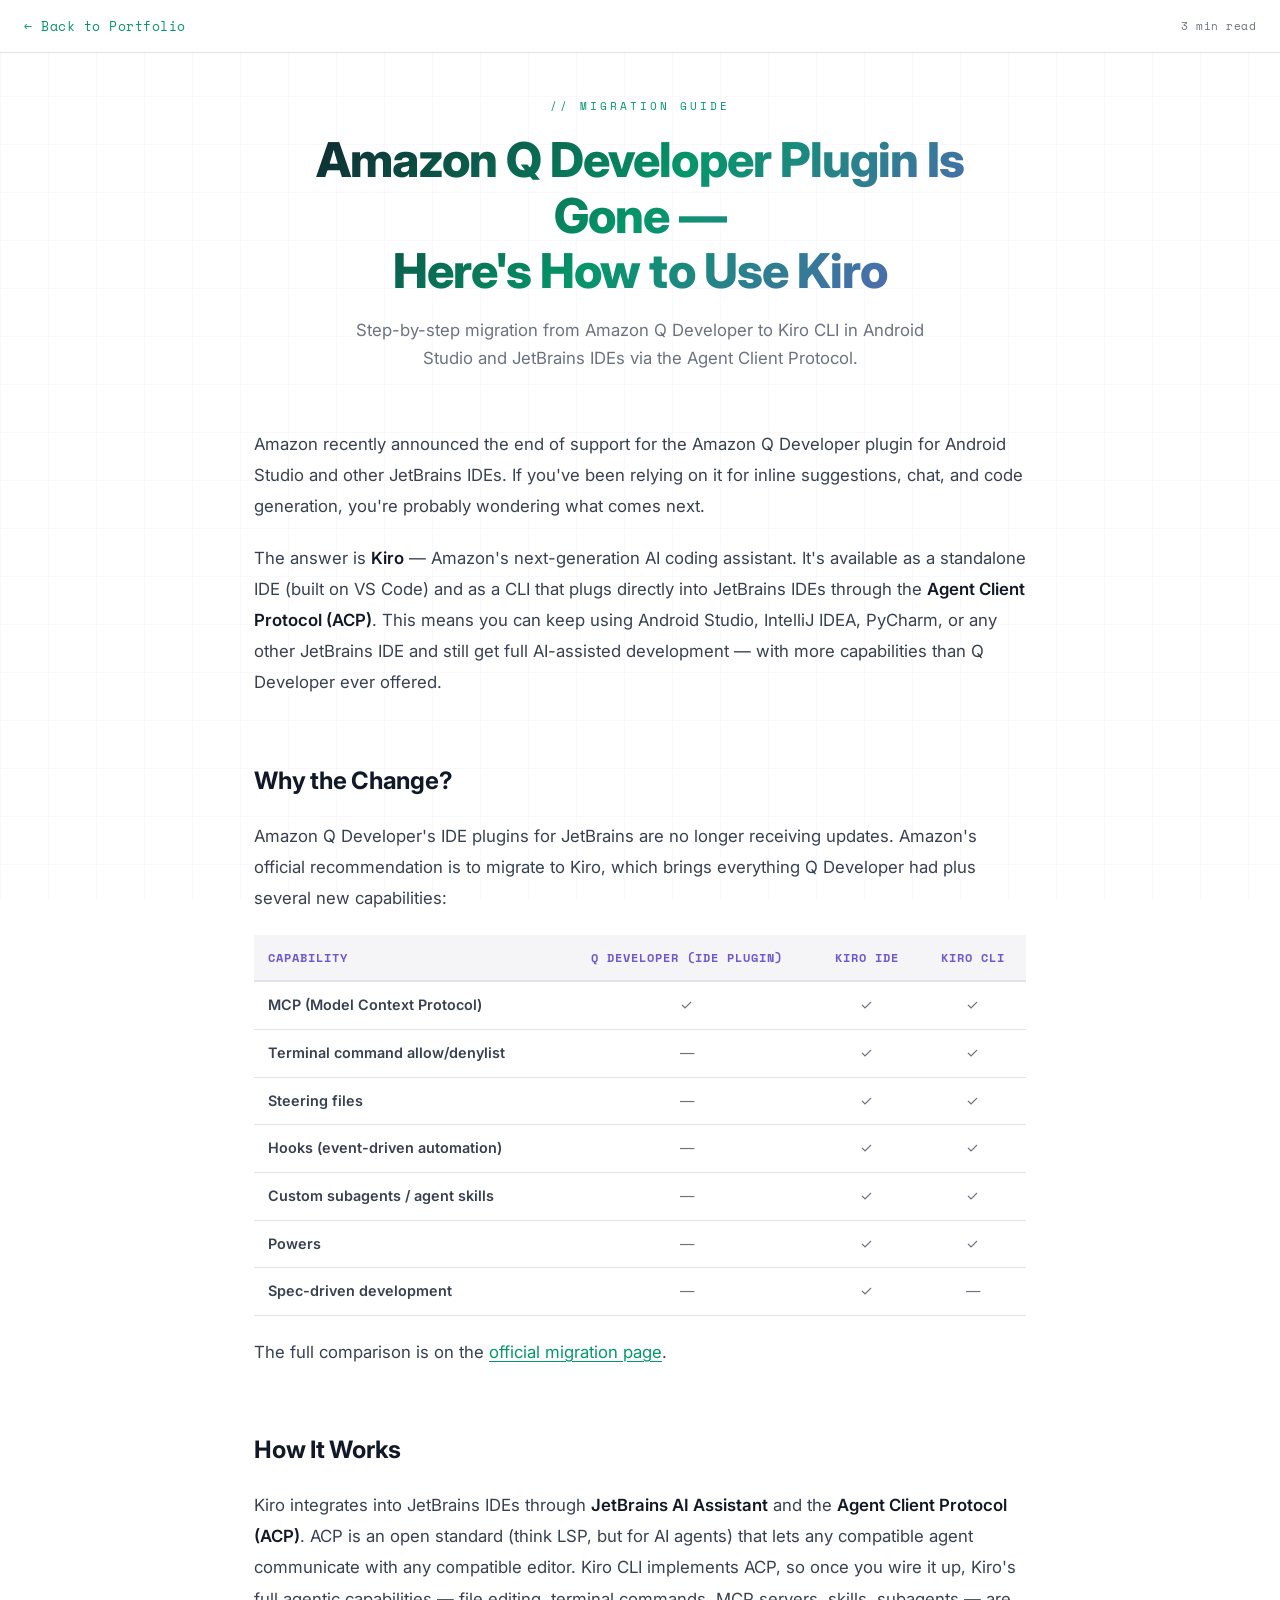
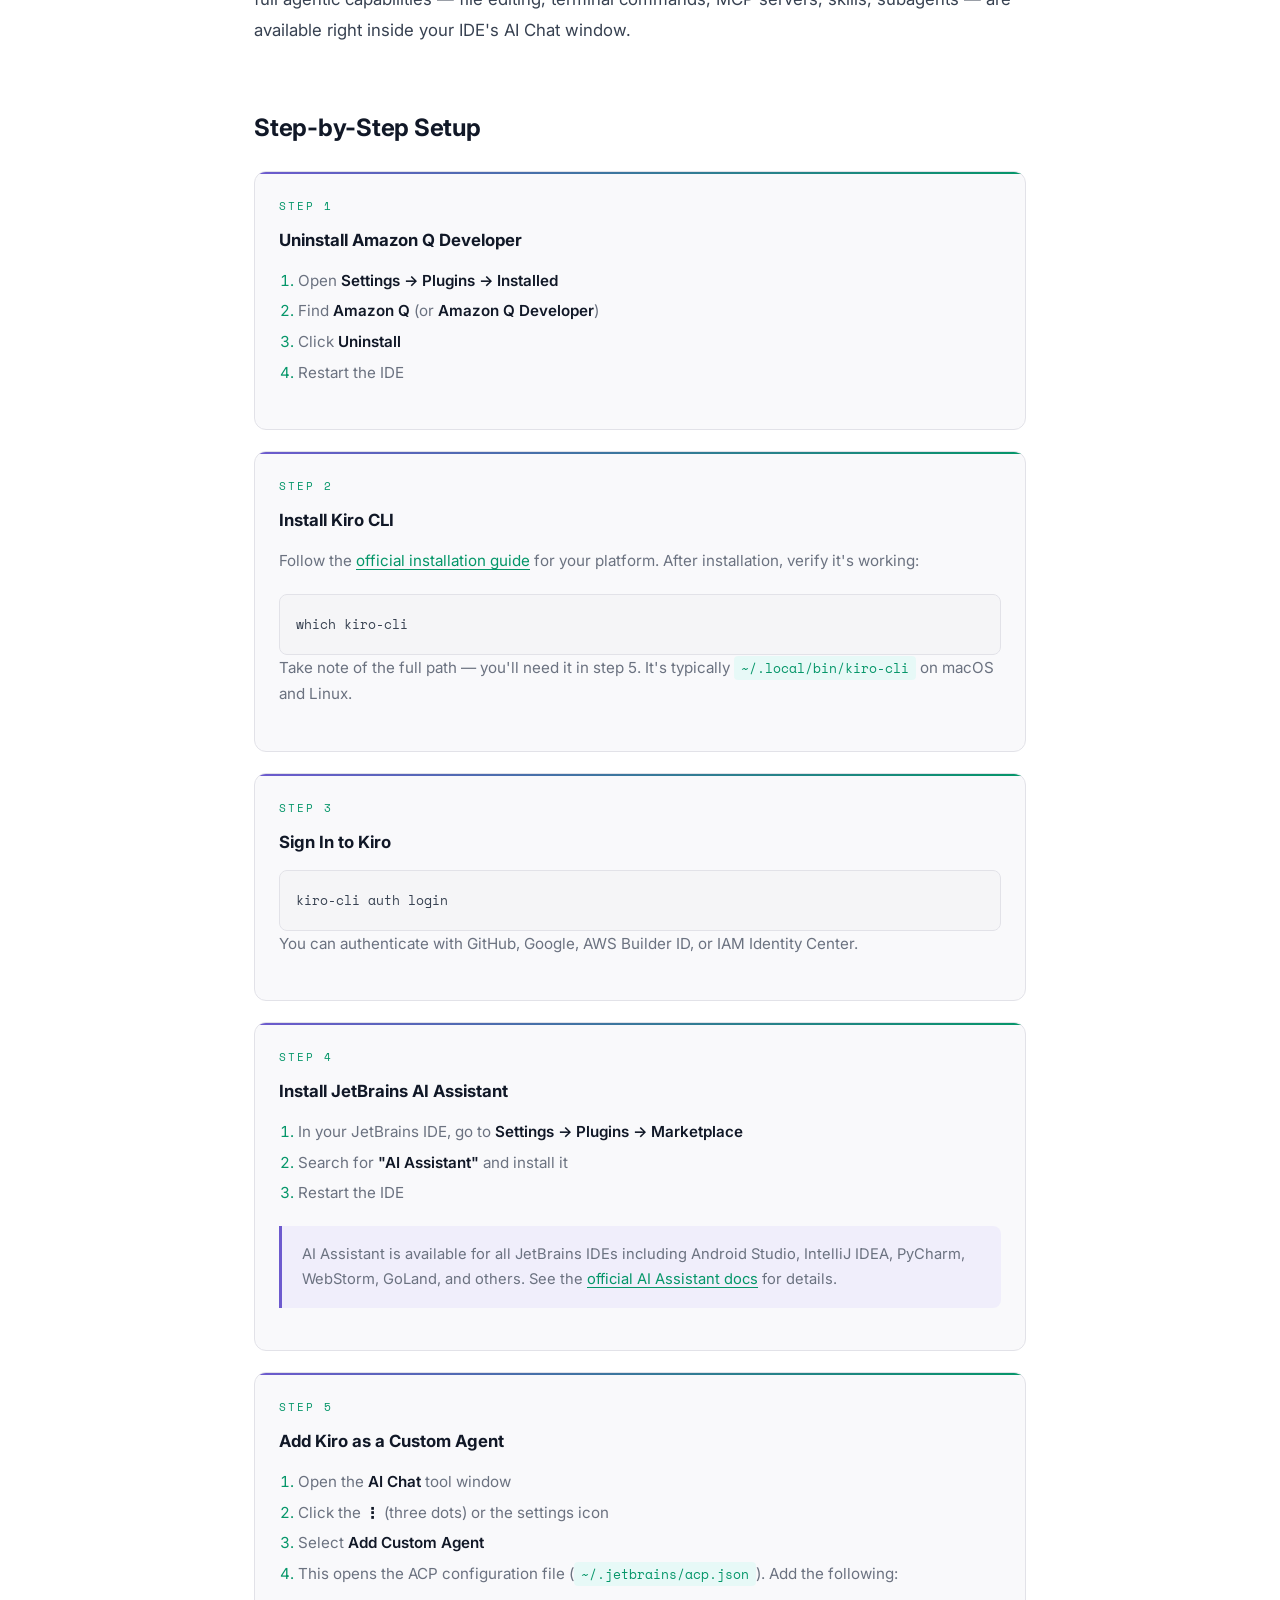
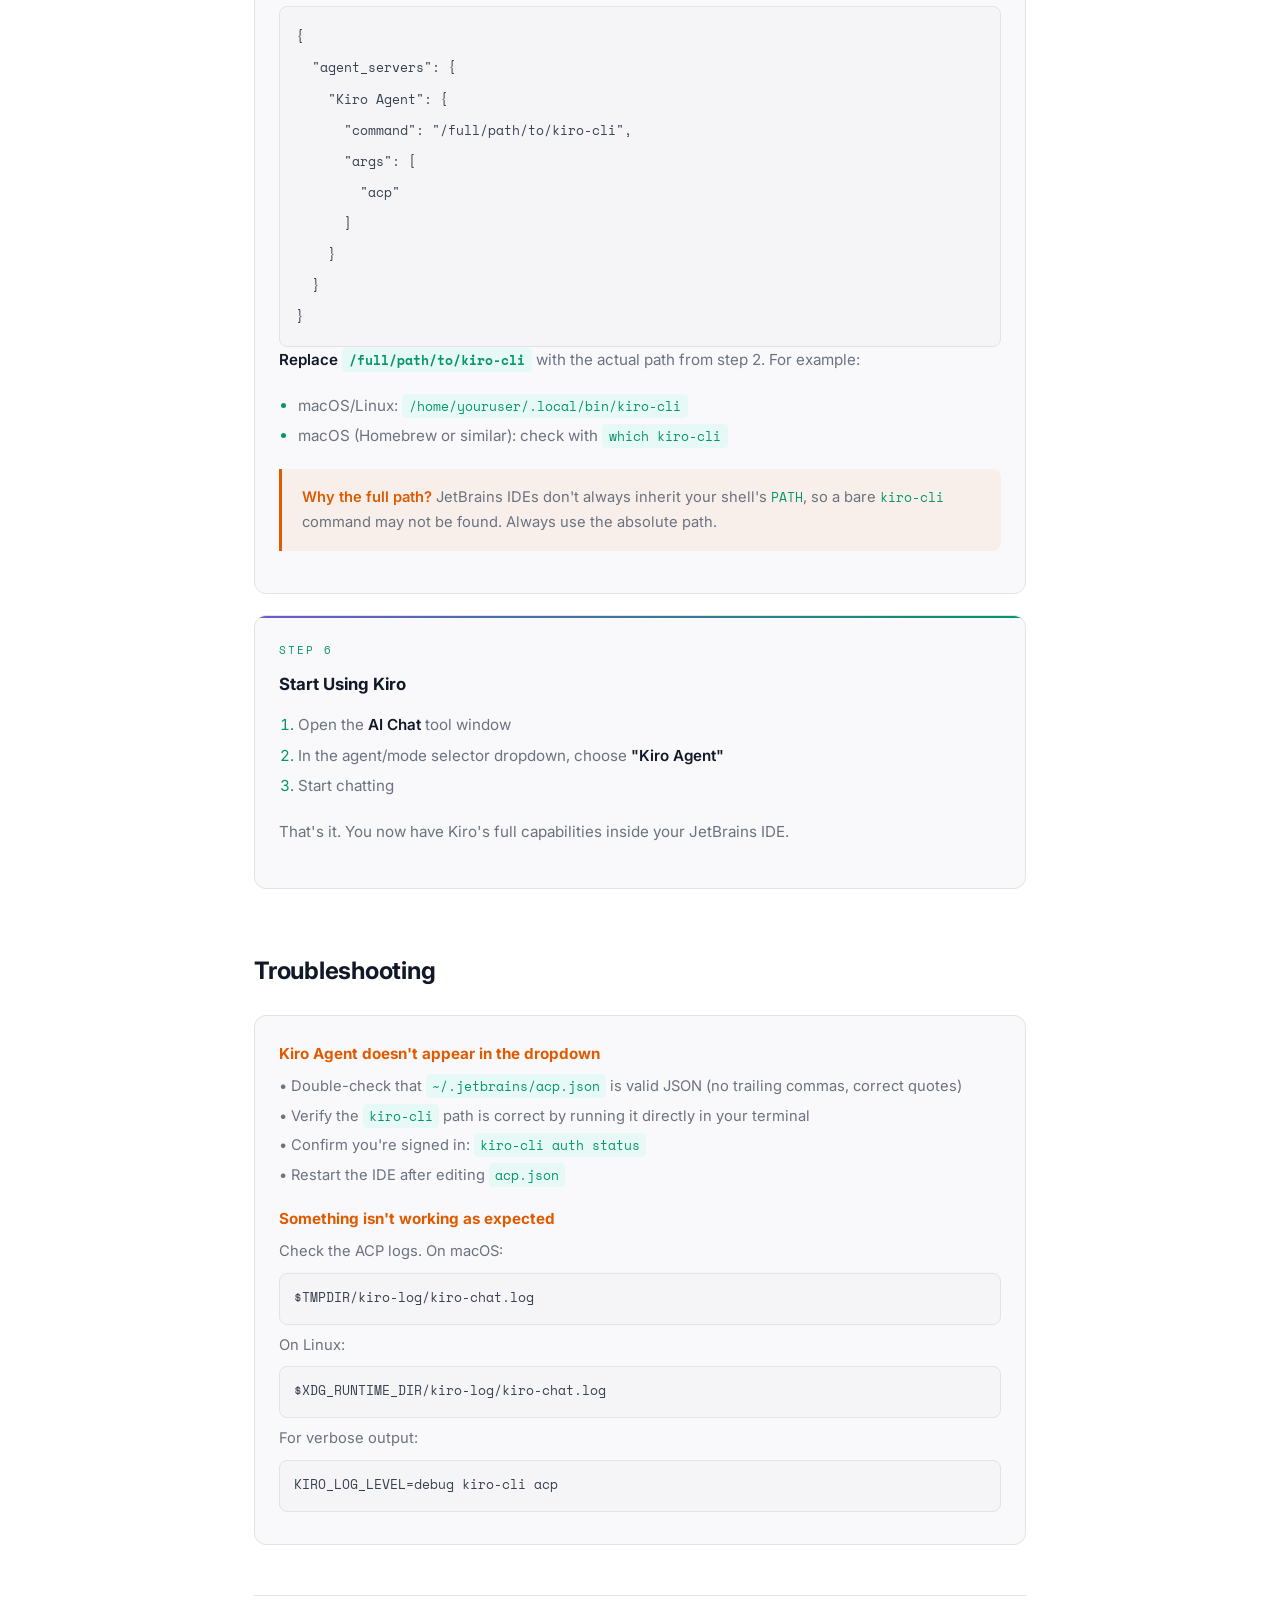
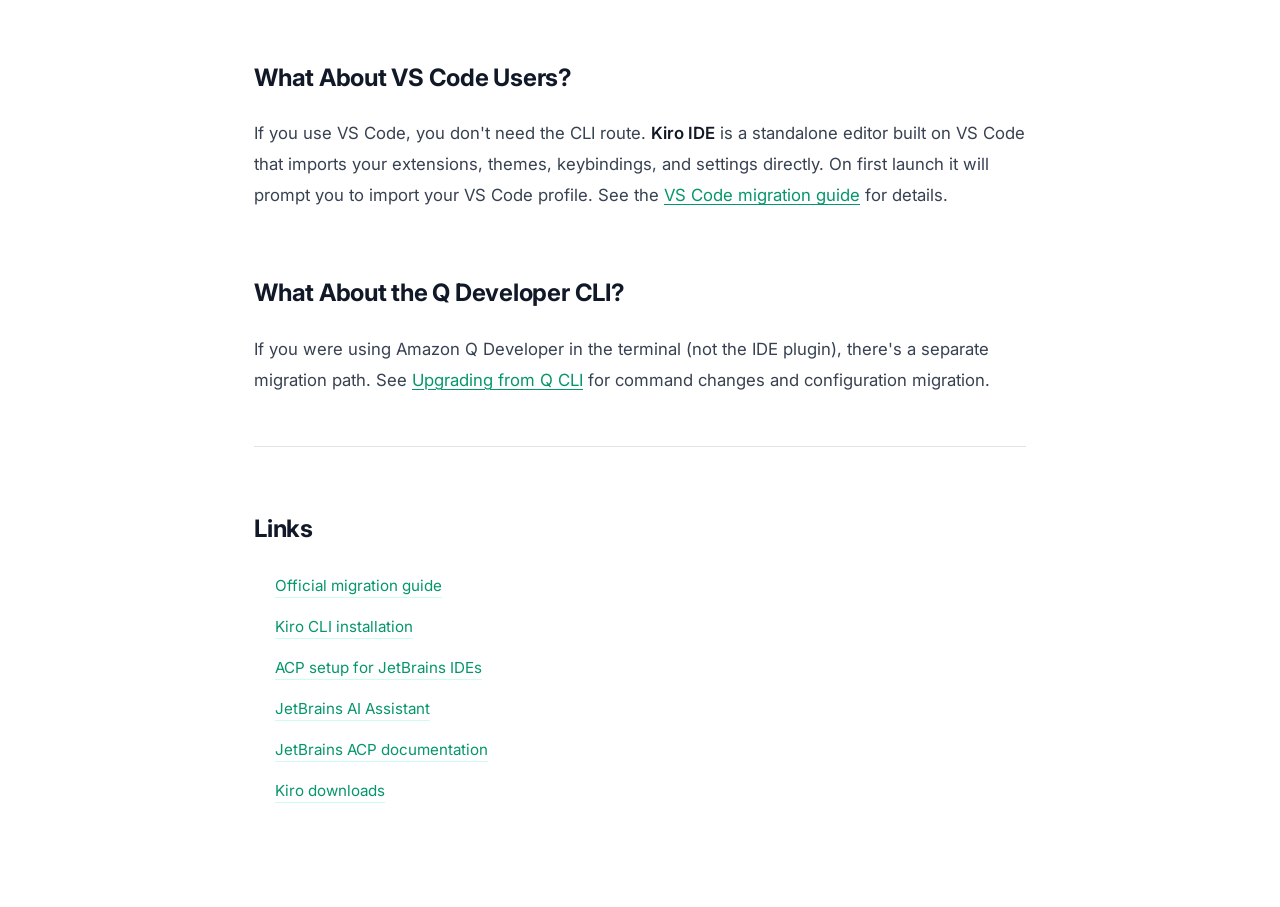
<file: blog/migrating-from-amazon-q-to-kiro.html>
<!DOCTYPE html>
<html lang="en">
<head>
<!-- Google tag (gtag.js) -->
<script async src="https://www.googletagmanager.com/gtag/js?id=G-PMTDQ32DWB"></script>
<script>
  window.dataLayer = window.dataLayer || [];
  function gtag(){dataLayer.push(arguments);}
  gtag('js', new Date());
  gtag('config', 'G-PMTDQ32DWB');
</script>
<meta charset="UTF-8">
<meta name="viewport" content="width=device-width, initial-scale=1.0">
<title>Migrating from Amazon Q to Kiro — Setup Guide</title>
<meta name="description" content="Step-by-step guide to migrate from Amazon Q Developer plugin to Kiro CLI in Android Studio and JetBrains IDEs via the Agent Client Protocol (ACP).">
<link rel="stylesheet" href="../assets/css/blog.css">
</head>
<body>
<div class="page">

  <header class="blog-header">
    <p class="eyebrow">// Migration Guide</p>
    <h1>Amazon Q Developer Plugin Is Gone —<br>Here's How to Use Kiro</h1>
    <p class="subtitle">Step-by-step migration from Amazon Q Developer to Kiro CLI in Android Studio and JetBrains IDEs via the Agent Client Protocol.</p>
  </header>

  <div class="prose">

    <p>Amazon recently announced the end of support for the Amazon Q Developer plugin for Android Studio and other JetBrains IDEs. If you've been relying on it for inline suggestions, chat, and code generation, you're probably wondering what comes next.</p>

    <p>The answer is <strong>Kiro</strong> — Amazon's next-generation AI coding assistant. It's available as a standalone IDE (built on VS Code) and as a CLI that plugs directly into JetBrains IDEs through the <strong>Agent Client Protocol (ACP)</strong>. This means you can keep using Android Studio, IntelliJ IDEA, PyCharm, or any other JetBrains IDE and still get full AI-assisted development — with more capabilities than Q Developer ever offered.</p>

    <h2>Why the Change?</h2>

    <p>Amazon Q Developer's IDE plugins for JetBrains are no longer receiving updates. Amazon's official recommendation is to migrate to Kiro, which brings everything Q Developer had plus several new capabilities:</p>

    <div class="table-wrap">
      <table>
        <thead>
          <tr>
            <th>Capability</th>
            <th>Q Developer (IDE plugin)</th>
            <th>Kiro IDE</th>
            <th>Kiro CLI</th>
          </tr>
        </thead>
        <tbody>
          <tr><td>MCP (Model Context Protocol)</td><td>✓</td><td>✓</td><td>✓</td></tr>
          <tr><td>Terminal command allow/denylist</td><td>—</td><td>✓</td><td>✓</td></tr>
          <tr><td>Steering files</td><td>—</td><td>✓</td><td>✓</td></tr>
          <tr><td>Hooks (event-driven automation)</td><td>—</td><td>✓</td><td>✓</td></tr>
          <tr><td>Custom subagents / agent skills</td><td>—</td><td>✓</td><td>✓</td></tr>
          <tr><td>Powers</td><td>—</td><td>✓</td><td>✓</td></tr>
          <tr><td>Spec-driven development</td><td>—</td><td>✓</td><td>—</td></tr>
        </tbody>
      </table>
    </div>

    <p>The full comparison is on the <a href="https://kiro.dev/docs/migrating-from-q-developer/" target="_blank" rel="noopener noreferrer">official migration page</a>.</p>

    <h2>How It Works</h2>

    <p>Kiro integrates into JetBrains IDEs through <strong>JetBrains AI Assistant</strong> and the <strong>Agent Client Protocol (ACP)</strong>. ACP is an open standard (think LSP, but for AI agents) that lets any compatible agent communicate with any compatible editor. Kiro CLI implements ACP, so once you wire it up, Kiro's full agentic capabilities — file editing, terminal commands, MCP servers, skills, subagents — are available right inside your IDE's AI Chat window.</p>

    <h2>Step-by-Step Setup</h2>

    <div class="step-card">
      <div class="step-number">Step 1</div>
      <h3>Uninstall Amazon Q Developer</h3>
      <ol>
        <li>Open <strong>Settings → Plugins → Installed</strong></li>
        <li>Find <strong>Amazon Q</strong> (or <strong>Amazon Q Developer</strong>)</li>
        <li>Click <strong>Uninstall</strong></li>
        <li>Restart the IDE</li>
      </ol>
    </div>

    <div class="step-card">
      <div class="step-number">Step 2</div>
      <h3>Install Kiro CLI</h3>
      <p>Follow the <a href="https://kiro.dev/docs/cli/installation" target="_blank" rel="noopener noreferrer">official installation guide</a> for your platform. After installation, verify it's working:</p>
      <pre><code>which kiro-cli</code></pre>
      <p>Take note of the full path — you'll need it in step 5. It's typically <code>~/.local/bin/kiro-cli</code> on macOS and Linux.</p>
    </div>

    <div class="step-card">
      <div class="step-number">Step 3</div>
      <h3>Sign In to Kiro</h3>
      <pre><code>kiro-cli auth login</code></pre>
      <p>You can authenticate with GitHub, Google, AWS Builder ID, or IAM Identity Center.</p>
    </div>

    <div class="step-card">
      <div class="step-number">Step 4</div>
      <h3>Install JetBrains AI Assistant</h3>
      <ol>
        <li>In your JetBrains IDE, go to <strong>Settings → Plugins → Marketplace</strong></li>
        <li>Search for <strong>"AI Assistant"</strong> and install it</li>
        <li>Restart the IDE</li>
      </ol>
      <blockquote>AI Assistant is available for all JetBrains IDEs including Android Studio, IntelliJ IDEA, PyCharm, WebStorm, GoLand, and others. See the <a href="https://www.jetbrains.com/help/ai-assistant/2026.1/about-ai-assistant.html" target="_blank" rel="noopener noreferrer">official AI Assistant docs</a> for details.</blockquote>
    </div>

    <div class="step-card">
      <div class="step-number">Step 5</div>
      <h3>Add Kiro as a Custom Agent</h3>
      <ol>
        <li>Open the <strong>AI Chat</strong> tool window</li>
        <li>Click the <strong>⋮</strong> (three dots) or the settings icon</li>
        <li>Select <strong>Add Custom Agent</strong></li>
        <li>This opens the ACP configuration file (<code>~/.jetbrains/acp.json</code>). Add the following:</li>
      </ol>
      <pre><code>{
  "agent_servers": {
    "Kiro Agent": {
      "command": "/full/path/to/kiro-cli",
      "args": [
        "acp"
      ]
    }
  }
}</code></pre>
      <p><strong>Replace <code>/full/path/to/kiro-cli</code></strong> with the actual path from step 2. For example:</p>
      <ul>
        <li>macOS/Linux: <code>/home/youruser/.local/bin/kiro-cli</code></li>
        <li>macOS (Homebrew or similar): check with <code>which kiro-cli</code></li>
      </ul>
      <blockquote class="warning"><strong>Why the full path?</strong> JetBrains IDEs don't always inherit your shell's <code>PATH</code>, so a bare <code>kiro-cli</code> command may not be found. Always use the absolute path.</blockquote>
    </div>

    <div class="step-card">
      <div class="step-number">Step 6</div>
      <h3>Start Using Kiro</h3>
      <ol>
        <li>Open the <strong>AI Chat</strong> tool window</li>
        <li>In the agent/mode selector dropdown, choose <strong>"Kiro Agent"</strong></li>
        <li>Start chatting</li>
      </ol>
      <p>That's it. You now have Kiro's full capabilities inside your JetBrains IDE.</p>
    </div>

    <h2>Troubleshooting</h2>

    <div class="troubleshoot">
      <dl>
        <dt>Kiro Agent doesn't appear in the dropdown</dt>
        <dd>• Double-check that <code>~/.jetbrains/acp.json</code> is valid JSON (no trailing commas, correct quotes)</dd>
        <dd>• Verify the <code>kiro-cli</code> path is correct by running it directly in your terminal</dd>
        <dd>• Confirm you're signed in: <code>kiro-cli auth status</code></dd>
        <dd>• Restart the IDE after editing <code>acp.json</code></dd>

        <dt>Something isn't working as expected</dt>
        <dd>Check the ACP logs. On macOS:</dd>
        <dd><pre><code>$TMPDIR/kiro-log/kiro-chat.log</code></pre></dd>
        <dd>On Linux:</dd>
        <dd><pre><code>$XDG_RUNTIME_DIR/kiro-log/kiro-chat.log</code></pre></dd>
        <dd>For verbose output:</dd>
        <dd><pre><code>KIRO_LOG_LEVEL=debug kiro-cli acp</code></pre></dd>
      </dl>
    </div>

    <hr class="divider">

    <h2>What About VS Code Users?</h2>

    <p>If you use VS Code, you don't need the CLI route. <strong>Kiro IDE</strong> is a standalone editor built on VS Code that imports your extensions, themes, keybindings, and settings directly. On first launch it will prompt you to import your VS Code profile. See the <a href="https://kiro.dev/docs/guides/migrating-from-vscode/" target="_blank" rel="noopener noreferrer">VS Code migration guide</a> for details.</p>

    <h2>What About the Q Developer CLI?</h2>

    <p>If you were using Amazon Q Developer in the terminal (not the IDE plugin), there's a separate migration path. See <a href="https://kiro.dev/docs/cli/migrating-from-q/" target="_blank" rel="noopener noreferrer">Upgrading from Q CLI</a> for command changes and configuration migration.</p>

    <hr class="divider">

    <h2>Links</h2>

    <ul class="links-list">
      <li><a href="https://kiro.dev/docs/migrating-from-q-developer/" target="_blank" rel="noopener noreferrer">Official migration guide</a></li>
      <li><a href="https://kiro.dev/docs/cli/installation" target="_blank" rel="noopener noreferrer">Kiro CLI installation</a></li>
      <li><a href="https://kiro.dev/docs/cli/acp/#jetbrains-ides" target="_blank" rel="noopener noreferrer">ACP setup for JetBrains IDEs</a></li>
      <li><a href="https://www.jetbrains.com/help/ai-assistant/2026.1/about-ai-assistant.html" target="_blank" rel="noopener noreferrer">JetBrains AI Assistant</a></li>
      <li><a href="https://www.jetbrains.com/help/ai-assistant/acp.html" target="_blank" rel="noopener noreferrer">JetBrains ACP documentation</a></li>
      <li><a href="https://kiro.dev/downloads/" target="_blank" rel="noopener noreferrer">Kiro downloads</a></li>
    </ul>

  </div>

</div>

<script src="../assets/js/blog.js"></script>
</body>
</html>
</file>
<file: assets/css/blog.css>
/* ===========================================
   Blog Theme — Shared Styles
   =========================================== */

/* Fonts: Inter for body (high readability), Space Mono for code/labels */
@import url('https://fonts.googleapis.com/css2?family=Inter:wght@400;500;600;700;800&family=Space+Mono:wght@400;700&display=swap');

/* --- Design Tokens (light = default) --- */
:root {
  --bg: #ffffff;
  --surface: #f5f5f7;
  --border: #e2e2e8;
  --accent1: #059669;
  --accent2: #6d5ace;
  --accent3: #e05a00;
  --accent4: #0284c7;
  --text: #374151;
  --text-strong: #111827;
  --muted: #6b7280;
  --card: #f9f9fb;
  --nav-bg: rgba(255,255,255,0.92);
  --grid-line: rgba(109,90,206,0.04);
  --font-body: 'Inter', system-ui, -apple-system, sans-serif;
  --font-mono: 'Space Mono', ui-monospace, monospace;
  --content-width: 820px;
  --wide-width: 1100px;
  --reading-fs: 1.05rem;
  --reading-lh: 1.85;
}

/* --- Dark theme override --- */
[data-theme="dark"] {
  --bg: #0b0b11;
  --surface: #12121c;
  --border: #1e1e2e;
  --accent1: #00f5c4;
  --accent2: #7c6af7;
  --accent3: #f97316;
  --accent4: #38bdf8;
  --text: #d4d4dc;
  --text-strong: #f0f0f5;
  --muted: #7a7a8e;
  --card: #15151f;
  --nav-bg: rgba(11,11,17,0.92);
  --grid-line: rgba(124,106,247,0.025);
}

/* --- Reset --- */
*, *::before, *::after { margin: 0; padding: 0; box-sizing: border-box; }

/* --- Base --- */
html { scroll-behavior: smooth; -webkit-text-size-adjust: 100%; }

body {
  background: var(--bg);
  color: var(--text);
  font-family: var(--font-body);
  font-size: var(--reading-fs);
  line-height: var(--reading-lh);
  min-height: 100vh;
  overflow-x: hidden;
  -webkit-font-smoothing: antialiased;
  -moz-osx-font-smoothing: grayscale;
}

/* Subtle grid background */
body::before {
  content: '';
  position: fixed;
  inset: 0;
  background-image:
    linear-gradient(var(--grid-line) 1px, transparent 1px),
    linear-gradient(90deg, var(--grid-line) 1px, transparent 1px);
  background-size: 48px 48px;
  pointer-events: none;
  z-index: 0;
}

/* --- Reading Progress Bar --- */
.reading-progress {
  position: fixed;
  top: 0;
  left: 0;
  height: 3px;
  background: linear-gradient(90deg, var(--accent1), var(--accent2));
  width: 0%;
  z-index: 200;
  transition: width 80ms linear;
}

/* --- Navbar --- */
.blog-nav {
  position: fixed;
  top: 0;
  left: 0;
  right: 0;
  z-index: 100;
  background: var(--nav-bg);
  backdrop-filter: blur(12px);
  -webkit-backdrop-filter: blur(12px);
  border-bottom: 1px solid var(--border);
  padding: 14px 24px;
  display: flex;
  align-items: center;
  justify-content: space-between;
}

.blog-nav a {
  color: var(--accent1);
  text-decoration: none;
  font-family: var(--font-mono);
  font-size: 13px;
  letter-spacing: 0.5px;
  transition: color 0.2s;
}

.blog-nav a:hover { color: var(--text-strong); }

.blog-nav .read-time {
  font-family: var(--font-mono);
  font-size: 11px;
  color: var(--muted);
  letter-spacing: 0.5px;
}

/* --- Page Container --- */
.page {
  position: relative;
  z-index: 1;
  max-width: var(--content-width);
  margin: 0 auto;
  padding: 96px 24px 80px;
}

.page.wide { max-width: var(--wide-width); }

/* --- Header --- */
.blog-header {
  text-align: center;
  margin-bottom: 56px;
}

.eyebrow {
  font-family: var(--font-mono);
  font-size: 11px;
  letter-spacing: 3px;
  color: var(--accent1);
  text-transform: uppercase;
  margin-bottom: 16px;
}

.blog-header h1 {
  font-size: clamp(1.9rem, 4.5vw, 3rem);
  font-weight: 800;
  line-height: 1.15;
  background: linear-gradient(135deg, var(--text-strong) 0%, var(--accent1) 50%, var(--accent2) 100%);
  -webkit-background-clip: text;
  -webkit-text-fill-color: transparent;
  background-clip: text;
  margin-bottom: 18px;
  letter-spacing: -0.02em;
}

.subtitle {
  color: var(--muted);
  font-size: 1.05rem;
  font-weight: 400;
  max-width: 600px;
  margin: 0 auto;
  line-height: 1.7;
}

.blog-meta {
  margin-top: 16px;
  font-family: var(--font-mono);
  font-size: 11px;
  color: var(--muted);
  letter-spacing: 0.5px;
}

/* --- Prose (article body) --- */
.prose p {
  margin-bottom: 1.25em;
  color: var(--text);
}

.prose a {
  color: var(--accent1);
  text-decoration: underline;
  text-underline-offset: 3px;
  text-decoration-thickness: 1px;
  transition: color 0.2s;
}

.prose a:hover { color: var(--text-strong); }

.prose strong { color: var(--text-strong); font-weight: 600; }

.prose h2 {
  font-size: 1.5rem;
  font-weight: 700;
  color: var(--text-strong);
  margin: 2.5em 0 0.75em;
  letter-spacing: -0.01em;
}

.prose h3 {
  font-size: 1.15rem;
  font-weight: 700;
  color: var(--accent4);
  margin: 2em 0 0.6em;
}

.prose ul, .prose ol {
  margin: 0 0 1.25em 1.25em;
  color: var(--text);
}

.prose li { margin-bottom: 0.4em; }

.prose li::marker { color: var(--accent1); }

.prose blockquote {
  background: rgba(124,106,247,0.07);
  border-left: 3px solid var(--accent2);
  border-radius: 0 8px 8px 0;
  padding: 16px 20px;
  margin: 1.25em 0;
  font-size: 0.92rem;
  color: var(--muted);
  line-height: 1.7;
}

.prose blockquote strong { color: var(--accent2); }

.prose blockquote.warning {
  background: rgba(249,115,22,0.07);
  border-left-color: var(--accent3);
}

.prose blockquote.warning strong { color: var(--accent3); }

/* Code */
.prose pre {
  background: var(--surface);
  border: 1px solid var(--border);
  border-radius: 10px;
  padding: 20px;
  overflow-x: auto;
  margin: 1.25em 0;
}

.prose code {
  font-family: var(--font-mono);
  font-size: 0.85rem;
  color: var(--accent1);
}

.prose pre code {
  color: var(--text);
  line-height: 1.7;
}

.prose p code, .prose li code {
  background: rgba(0,245,196,0.07);
  padding: 2px 7px;
  border-radius: 4px;
}

/* Tables */
.table-wrap { overflow-x: auto; margin: 1.25em 0; }

.prose table {
  width: 100%;
  border-collapse: collapse;
  font-size: 0.9rem;
}

.prose th {
  font-family: var(--font-mono);
  font-size: 0.72rem;
  letter-spacing: 1px;
  text-transform: uppercase;
  color: var(--accent2);
  background: var(--surface);
  padding: 12px 14px;
  text-align: center;
  border-bottom: 2px solid var(--border);
}

.prose th:first-child { text-align: left; }

.prose td {
  padding: 10px 14px;
  border-bottom: 1px solid var(--border);
  text-align: center;
  color: var(--muted);
}

.prose td:first-child {
  text-align: left;
  color: var(--text);
  font-weight: 600;
}

.prose tr:hover td { background: rgba(124,106,247,0.04); }

/* Divider */
.divider {
  border: none;
  border-top: 1px solid var(--border);
  margin: 3em 0;
}

/* --- Step Cards --- */
.step-card {
  background: var(--card);
  border: 1px solid var(--border);
  border-radius: 12px;
  padding: 24px;
  margin: 1.25em 0;
  position: relative;
  overflow: hidden;
}

.step-card::before {
  content: '';
  position: absolute;
  top: 0; left: 0; right: 0;
  height: 2px;
  background: linear-gradient(90deg, var(--accent2), var(--accent1));
}

.step-number {
  font-family: var(--font-mono);
  font-size: 0.7rem;
  letter-spacing: 2px;
  color: var(--accent1);
  text-transform: uppercase;
  margin-bottom: 8px;
}

.step-card h3 {
  font-size: 1.05rem;
  font-weight: 700;
  color: var(--text-strong);
  margin: 0 0 12px;
}

.step-card p, .step-card ol, .step-card ul {
  font-size: 0.95rem;
  color: var(--muted);
  line-height: 1.75;
}

.step-card ol, .step-card ul { margin-left: 1.25em; }
.step-card li { margin-bottom: 4px; }

.step-card pre {
  background: var(--surface);
  border: 1px solid var(--border);
  border-radius: 8px;
  padding: 14px 16px;
  margin: 12px 0 0;
  overflow-x: auto;
}

.step-card code {
  font-family: var(--font-mono);
  font-size: 0.82rem;
  color: var(--accent1);
}

.step-card pre code { color: var(--text); }

/* --- Troubleshoot --- */
.troubleshoot {
  background: var(--card);
  border: 1px solid var(--border);
  border-radius: 12px;
  padding: 24px;
  margin: 1.25em 0;
}

.troubleshoot dt {
  font-size: 0.95rem;
  font-weight: 700;
  color: var(--accent3);
  margin: 16px 0 6px;
}

.troubleshoot dt:first-child { margin-top: 0; }

.troubleshoot dd {
  font-size: 0.92rem;
  color: var(--muted);
  line-height: 1.75;
  margin: 0 0 4px;
}

.troubleshoot code {
  font-family: var(--font-mono);
  font-size: 0.82rem;
  color: var(--accent1);
  background: rgba(0,245,196,0.07);
  padding: 2px 6px;
  border-radius: 4px;
}

.troubleshoot pre {
  background: var(--surface);
  border: 1px solid var(--border);
  border-radius: 8px;
  padding: 12px 14px;
  margin: 8px 0;
  overflow-x: auto;
}

.troubleshoot pre code { background: none; padding: 0; color: var(--text); }

/* --- Links List --- */
.links-list {
  list-style: none;
  padding: 0;
}

.links-list li { margin-bottom: 10px; }

.links-list a {
  color: var(--accent1);
  text-decoration: none;
  font-size: 0.95rem;
  border-bottom: 1px solid rgba(0,245,196,0.2);
  padding-bottom: 2px;
  transition: border-color 0.2s, color 0.2s;
}

.links-list a:hover { border-color: var(--accent1); color: var(--text-strong); }

/* --- Section Labels (for guide-style pages) --- */
.section-label {
  font-family: var(--font-mono);
  font-size: 10px;
  letter-spacing: 3px;
  color: var(--muted);
  text-transform: uppercase;
  margin-bottom: 8px;
}

.section-title {
  font-size: 1.4rem;
  font-weight: 700;
  margin-bottom: 24px;
  color: var(--text-strong);
}

/* --- Cards Grid --- */
.cards-grid {
  display: grid;
  grid-template-columns: repeat(auto-fit, minmax(240px, 1fr));
  gap: 16px;
  margin-bottom: 48px;
}

.card {
  background: var(--card);
  border: 1px solid var(--border);
  border-radius: 12px;
  padding: 24px;
  position: relative;
  overflow: hidden;
  transition: border-color 0.2s, transform 0.2s;
}

.card:hover { transform: translateY(-2px); }

.card::after {
  content: '';
  position: absolute;
  top: 0; left: 0; right: 0;
  height: 3px;
}

.card.cloud::after { background: var(--accent2); }
.card.local::after { background: var(--accent1); }
.card.ondevice::after { background: var(--accent3); }

.card:hover.cloud { border-color: var(--accent2); }
.card:hover.local { border-color: var(--accent1); }
.card:hover.ondevice { border-color: var(--accent3); }

.card-icon { font-size: 1.6rem; margin-bottom: 12px; display: block; }
.card-title { font-size: 1rem; font-weight: 700; margin-bottom: 8px; color: var(--text-strong); }
.card-desc { font-size: 0.88rem; color: var(--muted); line-height: 1.6; margin-bottom: 12px; }

.badge-row { display: flex; gap: 6px; flex-wrap: wrap; }

.badge {
  font-family: var(--font-mono);
  font-size: 9px;
  padding: 3px 8px;
  border-radius: 4px;
  letter-spacing: 0.5px;
}

.badge-purple { background: rgba(124,106,247,0.2); color: var(--accent2); }
.badge-green  { background: rgba(0,245,196,0.15); color: var(--accent1); }
.badge-orange { background: rgba(249,115,22,0.15); color: var(--accent3); }
.badge-blue   { background: rgba(56,189,248,0.15); color: var(--accent4); }

/* --- Diagram Containers --- */
.diagram-container {
  background: var(--card);
  border: 1px solid var(--border);
  border-radius: 16px;
  padding: 40px 32px;
  margin-bottom: 48px;
  position: relative;
  overflow: hidden;
}

.diagram-container::before {
  content: '';
  position: absolute;
  top: 0; left: 0; right: 0;
  height: 2px;
  background: linear-gradient(90deg, var(--accent2), var(--accent1));
}

.diagram-container.alt::before {
  background: linear-gradient(90deg, var(--accent3), var(--accent4));
}

.diagram-container.blue::before {
  background: linear-gradient(90deg, var(--accent4), var(--accent2));
}

/* --- Hierarchy --- */
.hierarchy {
  display: flex;
  flex-direction: column;
  align-items: center;
}

.h-connector {
  width: 2px;
  height: 28px;
  background: linear-gradient(180deg, var(--accent2) 0%, rgba(124,106,247,0.2) 100%);
}

.h-box {
  border-radius: 12px;
  padding: 18px 28px;
  text-align: center;
  border: 1px solid transparent;
  transition: transform 0.2s;
}

.h-box:hover { transform: scale(1.02); }

.h-box.level-1 { background: linear-gradient(135deg, rgba(124,106,247,0.2), rgba(0,245,196,0.1)); border-color: var(--accent2); width: 72%; }
.h-box.level-2 { background: linear-gradient(135deg, rgba(0,245,196,0.12), rgba(56,189,248,0.08)); border-color: rgba(0,245,196,0.4); width: 62%; }
.h-box.level-3 { background: linear-gradient(135deg, rgba(56,189,248,0.12), rgba(249,115,22,0.06)); border-color: rgba(56,189,248,0.4); width: 55%; }
.h-box.level-4 { background: linear-gradient(135deg, rgba(249,115,22,0.12), rgba(124,106,247,0.06)); border-color: rgba(249,115,22,0.4); width: 48%; }

.h-tag {
  font-family: var(--font-mono);
  font-size: 9px;
  letter-spacing: 2px;
  text-transform: uppercase;
  margin-bottom: 6px;
  opacity: 0.7;
}

.h-title { font-size: 1.1rem; font-weight: 700; margin-bottom: 4px; color: var(--text-strong); }
.h-desc { font-size: 0.82rem; color: var(--muted); line-height: 1.5; }

/* --- Agent Diagram --- */
.agent-brain {
  background: linear-gradient(135deg, rgba(124,106,247,0.25), rgba(0,245,196,0.1));
  border: 2px solid var(--accent2);
  border-radius: 50%;
  width: 140px;
  height: 140px;
  display: flex;
  flex-direction: column;
  align-items: center;
  justify-content: center;
  text-align: center;
  flex-shrink: 0;
}

.agent-brain-icon { font-size: 2rem; }
.agent-brain-label { font-size: 0.7rem; font-weight: 700; margin-top: 4px; color: var(--accent2); letter-spacing: 1px; }

.agent-spokes {
  display: grid;
  grid-template-columns: 1fr 1fr;
  gap: 12px;
  flex: 1;
  min-width: 260px;
}

.agent-spoke {
  background: var(--surface);
  border: 1px solid var(--border);
  border-radius: 10px;
  padding: 14px;
}

.spoke-title {
  font-family: var(--font-mono);
  font-size: 9px;
  letter-spacing: 1.5px;
  text-transform: uppercase;
  color: var(--accent4);
  margin-bottom: 6px;
}

.spoke-items {
  list-style: none;
  font-size: 0.8rem;
  color: var(--muted);
  line-height: 1.8;
}

.spoke-items li::before { content: '▸ '; color: var(--accent1); }

/* Loop diagram */
.loop-diagram {
  display: flex;
  align-items: center;
  justify-content: center;
  gap: 0;
  flex-wrap: wrap;
  margin-top: 8px;
}

.loop-step {
  background: var(--surface);
  border: 1px solid var(--border);
  border-radius: 8px;
  padding: 10px 16px;
  font-size: 0.8rem;
  font-weight: 600;
  text-align: center;
  white-space: nowrap;
}

.loop-arrow {
  font-size: 1rem;
  color: var(--accent1);
  margin: 0 6px;
  flex-shrink: 0;
}

/* --- Tools Grid --- */
.tools-grid {
  display: grid;
  grid-template-columns: repeat(auto-fit, minmax(200px, 1fr));
  gap: 12px;
}

.tool-card {
  background: var(--card);
  border: 1px solid var(--border);
  border-radius: 12px;
  padding: 20px;
  transition: all 0.2s;
}

.tool-card:hover { transform: translateY(-3px); box-shadow: 0 8px 32px rgba(0,0,0,0.4); }

.tool-card.ide:hover { border-color: var(--accent2); }
.tool-card.agent:hover { border-color: var(--accent1); }
.tool-card.llm:hover { border-color: var(--accent3); }
.tool-card.mobile:hover { border-color: var(--accent4); }

.tool-logo { font-size: 1.4rem; margin-bottom: 10px; display: block; }
.tool-name { font-size: 0.95rem; font-weight: 700; margin-bottom: 4px; color: var(--text-strong); }

.tool-category {
  font-family: var(--font-mono);
  font-size: 9px;
  letter-spacing: 1px;
  text-transform: uppercase;
  margin-bottom: 8px;
}

.tool-category.ide { color: var(--accent2); }
.tool-category.agent { color: var(--accent1); }
.tool-category.llm-label { color: var(--accent3); }
.tool-category.mobile { color: var(--accent4); }

.tool-desc { font-size: 0.8rem; color: var(--muted); line-height: 1.6; }

/* --- Relevance Grid --- */
.relevance-grid {
  display: grid;
  grid-template-columns: repeat(auto-fit, minmax(220px, 1fr));
  gap: 16px;
  margin-top: 8px;
}

.rel-item {
  border: 1px solid var(--border);
  border-radius: 10px;
  padding: 20px;
  background: var(--surface);
  position: relative;
}

.rel-number {
  font-family: var(--font-mono);
  font-size: 2rem;
  font-weight: 700;
  line-height: 1;
  position: absolute;
  top: 12px;
  right: 16px;
  opacity: 0.15;
}

.rel-title { font-size: 0.9rem; font-weight: 700; margin-bottom: 6px; color: var(--text-strong); }
.rel-desc { font-size: 0.8rem; color: var(--muted); line-height: 1.6; }

.rel-item.r1 { border-top: 2px solid var(--accent2); }
.rel-item.r2 { border-top: 2px solid var(--accent1); }
.rel-item.r3 { border-top: 2px solid var(--accent3); }
.rel-item.r4 { border-top: 2px solid var(--accent4); }
.rel-item.r5 { border-top: 2px solid #f472b6; }

.rel-item.r1 .rel-number { color: var(--accent2); opacity: 0.2; }
.rel-item.r2 .rel-number { color: var(--accent1); opacity: 0.2; }
.rel-item.r3 .rel-number { color: var(--accent3); opacity: 0.2; }
.rel-item.r4 .rel-number { color: var(--accent4); opacity: 0.2; }
.rel-item.r5 .rel-number { color: #f472b6; opacity: 0.2; }

/* --- Glossary --- */
.glossary {
  display: grid;
  grid-template-columns: repeat(auto-fit, minmax(280px, 1fr));
  gap: 12px;
  margin-bottom: 48px;
}

.term {
  display: flex;
  gap: 12px;
  background: var(--card);
  border: 1px solid var(--border);
  border-radius: 10px;
  padding: 16px;
  align-items: flex-start;
}

.term-key {
  font-family: var(--font-mono);
  font-size: 0.7rem;
  background: rgba(124,106,247,0.15);
  color: var(--accent2);
  border-radius: 4px;
  padding: 4px 8px;
  white-space: nowrap;
  flex-shrink: 0;
}

.term-val { font-size: 0.82rem; color: var(--muted); line-height: 1.6; }

/* --- Scroll-to-Top Button --- */
.scroll-top {
  position: fixed;
  bottom: 28px;
  right: 28px;
  z-index: 90;
  width: 44px;
  height: 44px;
  border-radius: 50%;
  border: 1px solid var(--border);
  background: var(--card);
  color: var(--accent1);
  font-size: 1.1rem;
  cursor: pointer;
  opacity: 0;
  transform: translateY(12px);
  transition: opacity 0.3s, transform 0.3s;
  display: flex;
  align-items: center;
  justify-content: center;
}

.scroll-top.visible {
  opacity: 1;
  transform: translateY(0);
}

.scroll-top:hover {
  background: var(--accent1);
  color: var(--bg);
}

/* --- Fade-in Animation --- */
@keyframes fadeUp {
  from { opacity: 0; transform: translateY(20px); }
  to   { opacity: 1; transform: translateY(0); }
}

.page > * { animation: fadeUp 0.5s ease both; }
.blog-header { animation-delay: 0s; }

/* --- Responsive --- */
@media (max-width: 600px) {
  .page { padding: 80px 16px 60px; }
  .step-card { padding: 18px; }
  .diagram-container { padding: 24px 16px; }
  .prose table { font-size: 0.8rem; }
  .prose th, .prose td { padding: 8px 10px; }
  .agent-spokes { grid-template-columns: 1fr; }
  .loop-diagram { flex-direction: column; }
  .loop-arrow { transform: rotate(90deg); }
  .h-box { width: 95% !important; }
}
</file>
